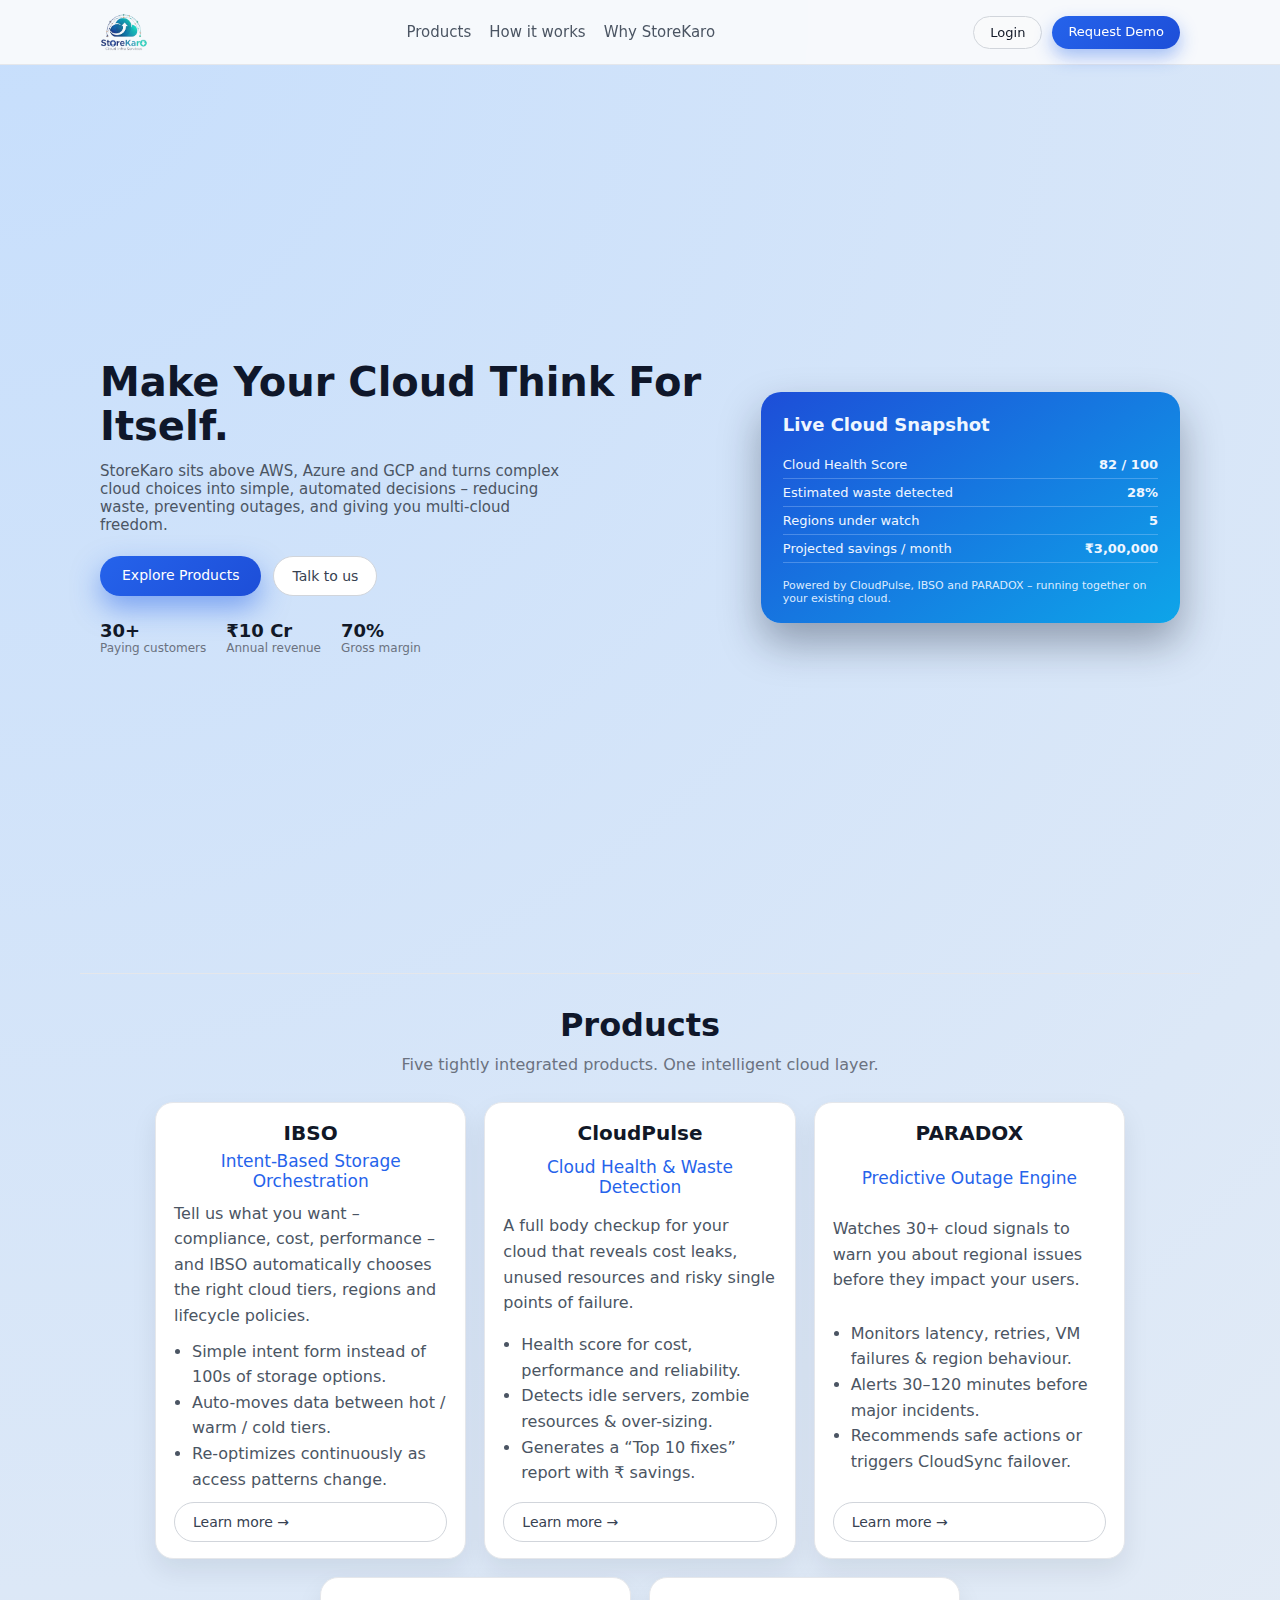
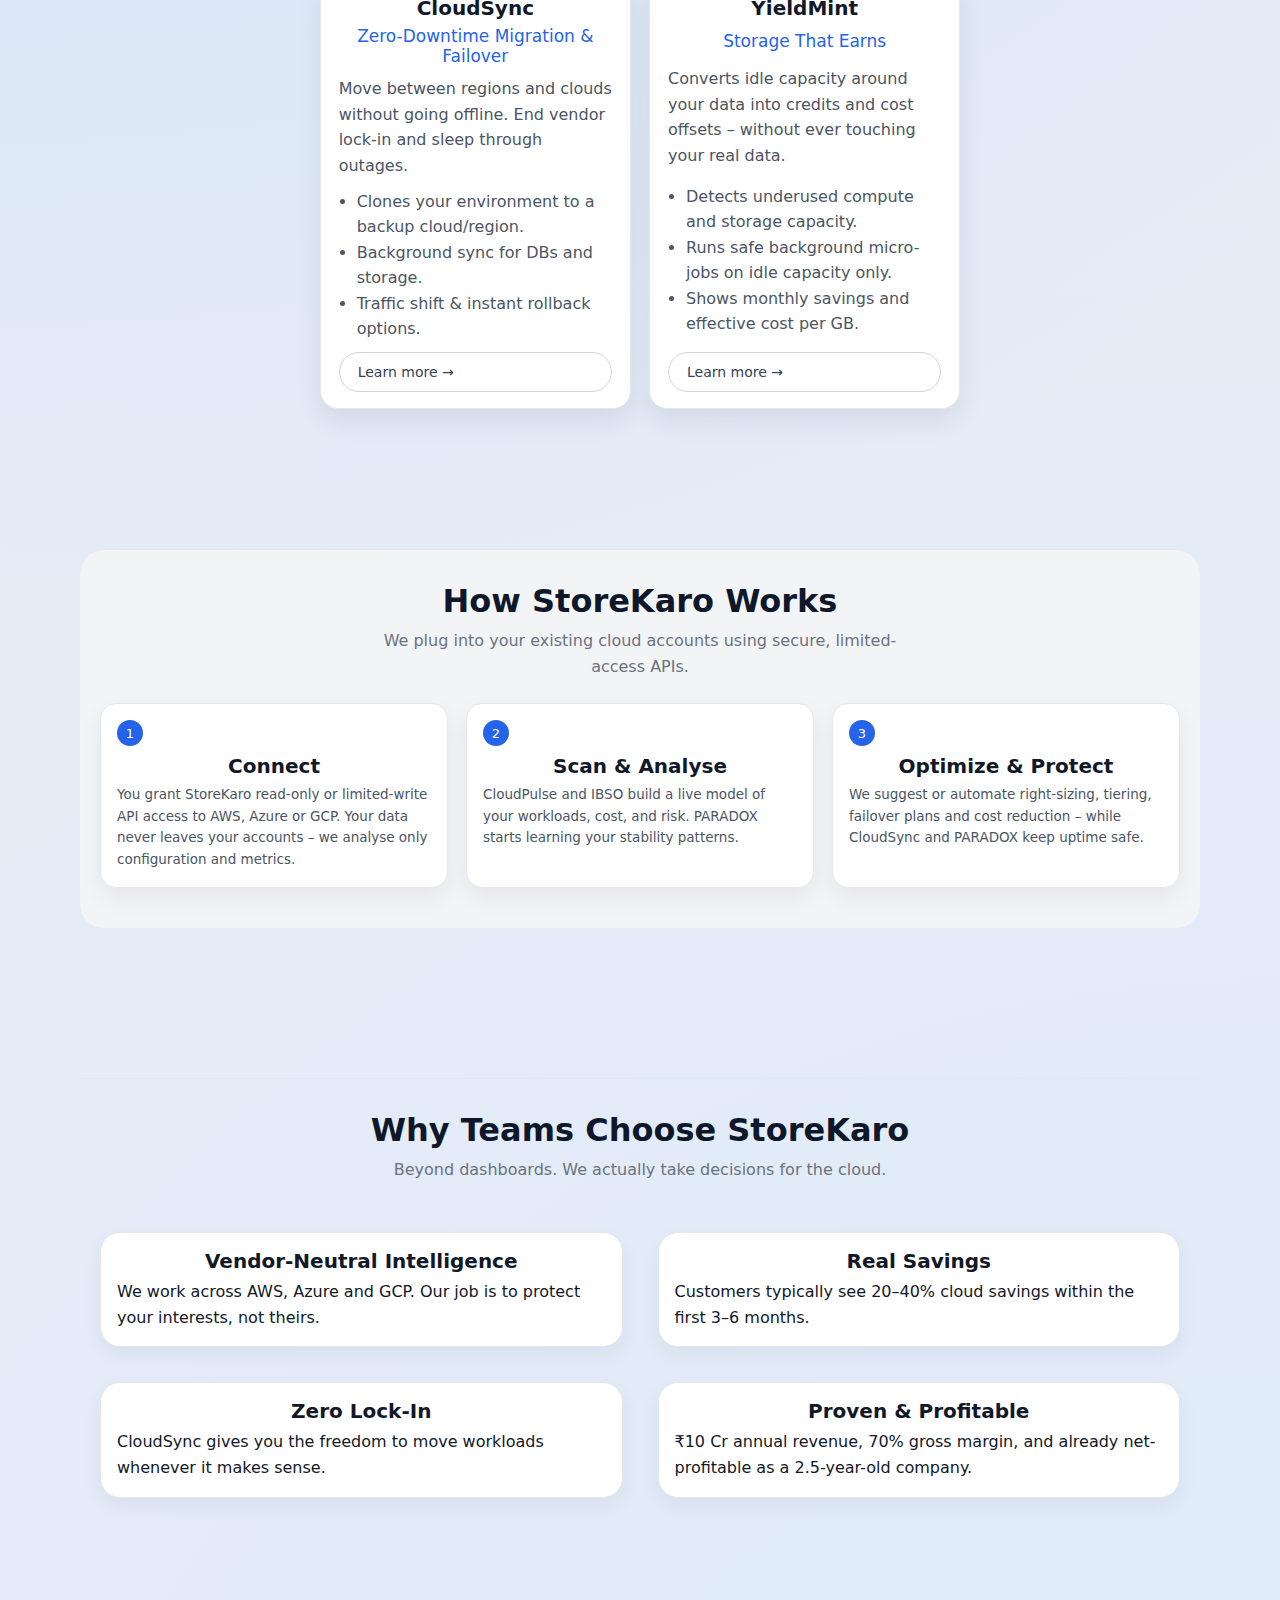
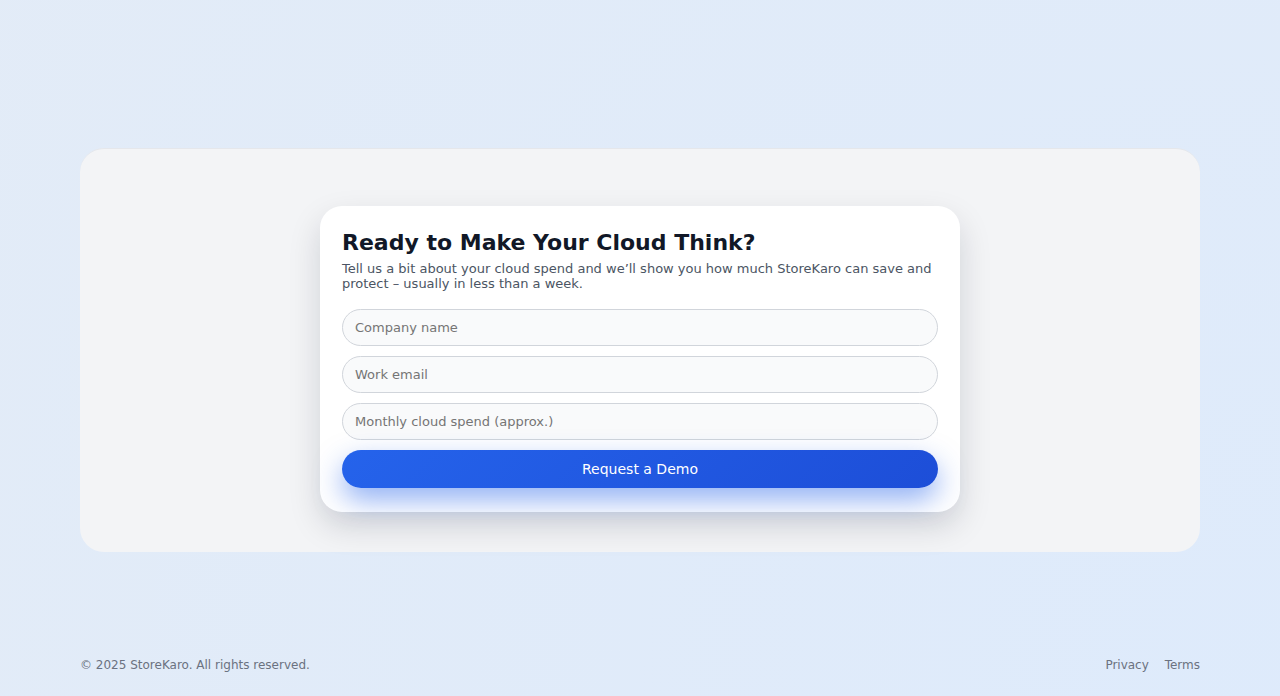
<file: index.html>
<!DOCTYPE html>
<html lang="en">
<head>
  <meta charset="UTF-8" />
  <title>StoreKaro – Cloud Intelligence Layer</title>
  <meta name="viewport" content="width=device-width, initial-scale=1.0" />
  <link rel="stylesheet" href="styles.css" />
</head>
<body class="page-bg home-body">
 
  <!-- NAVBAR -->
  <header class="navbar">
    <div class="nav-inner">
      <div class="nav-left">
        
        <a href="index.html" class="nav-logo" aria-label="StoreKaro home">
        <img src="assets/logo.png" alt="StoreKaro" />
        </a>
      </div>
      <nav class="nav-links">
        <a href="#products">Products</a>
        <a href="#how-it-works">How it works</a>
        <a href="#why-us">Why StoreKaro</a>
      </nav>
      <div class="nav-actions">
        <a href="login.html" class="btn-outline">Login</a>
        <a href="#demo" class="btn-primary-sm">Request Demo</a>
      </div>
    </div>
  </header>
 
  <!-- HERO -->
  <main>
    <section class="hero">
      <div class="hero-content">
        <h1>Make Your Cloud Think For Itself.</h1>
        <p class="hero-sub">
          StoreKaro sits above AWS, Azure and GCP and turns complex cloud choices
          into simple, automated decisions – reducing waste, preventing outages,
          and giving you multi-cloud freedom.
        </p>
        <div class="hero-actions">
          <a href="#products" class="btn-primary-lg">Explore Products</a>
          <a href="#demo" class="btn-ghost">Talk to us</a>
        </div>
        <div class="hero-metrics">
          <div>
            <span class="metric-value">30+</span>
            <span class="metric-label">Paying customers</span>
          </div>
          <div>
            <span class="metric-value">₹10 Cr</span>
            <span class="metric-label">Annual revenue</span>
          </div>
          <div>
            <span class="metric-value">70%</span>
            <span class="metric-label">Gross margin</span>
          </div>
        </div>
      </div>
      <div class="hero-card">
        <h3>Live Cloud Snapshot</h3>
        <ul class="hero-stats">
          <li><span>Cloud Health Score</span><strong>82 / 100</strong></li>
          <li><span>Estimated waste detected</span><strong>28%</strong></li>
          <li><span>Regions under watch</span><strong>5</strong></li>
          <li><span>Projected savings / month</span><strong>₹3,00,000</strong></li>
        </ul>
        <p class="hero-card-note">
          Powered by CloudPulse, IBSO and PARADOX – running together on your existing cloud.
        </p>
      </div>
    </section>
 
    <!-- PRODUCTS -->
    <section id="products" class="section">
      <div class="section-header">
        <h2>Products</h2>
        <p>Five tightly integrated products. One intelligent cloud layer.</p>
      </div>
 
      <div class="product-grid">
        <!-- IBSO -->
        <article class="product-card">
          <h3>IBSO</h3>
          <p class="product-tagline">Intent-Based Storage Orchestration</p>
          <p class="product-text">
            Tell us what you want – compliance, cost, performance – and IBSO automatically
            chooses the right cloud tiers, regions and lifecycle policies.
          </p>
          <ul class="product-list">
            <li>Simple intent form instead of 100s of storage options.</li>
            <li>Auto-moves data between hot / warm / cold tiers.</li>
            <li>Re-optimizes continuously as access patterns change.</li>
          </ul>
          <!-- Learn more button -->
          <a href="product-ibso.html"
             class="btn-ghost"
             style="margin-top:10px;display:inline-block;">
            Learn more →
          </a>
        </article>
 
        <!-- CloudPulse -->
        <article class="product-card">
          <h3>CloudPulse</h3>
          <p class="product-tagline">Cloud Health & Waste Detection</p>
          <p class="product-text">
            A full body checkup for your cloud that reveals cost leaks, unused resources
            and risky single points of failure.
          </p>
          <ul class="product-list">
            <li>Health score for cost, performance and reliability.</li>
            <li>Detects idle servers, zombie resources & over-sizing.</li>
            <li>Generates a “Top 10 fixes” report with ₹ savings.</li>
          </ul>
          <a href="product-cloudpulse.html"
             class="btn-ghost"
             style="margin-top:10px;display:inline-block;">
            Learn more →
          </a>
        </article>
 
        <!-- PARADOX -->
        <article class="product-card">
          <h3>PARADOX</h3>
          <p class="product-tagline">Predictive Outage Engine</p>
          <p class="product-text">
            Watches 30+ cloud signals to warn you about regional issues
            before they impact your users.
          </p>
          <ul class="product-list">
            <li>Monitors latency, retries, VM failures & region behaviour.</li>
            <li>Alerts 30–120 minutes before major incidents.</li>
            <li>Recommends safe actions or triggers CloudSync failover.</li>
          </ul>
          <a href="product-paradox.html"
             class="btn-ghost"
             style="margin-top:10px;display:inline-block;">
            Learn more →
          </a>
        </article>
 
        <!-- CloudSync -->
        <article class="product-card">
          <h3>CloudSync</h3>
          <p class="product-tagline">Zero-Downtime Migration & Failover</p>
          <p class="product-text">
            Move between regions and clouds without going offline.
            End vendor lock-in and sleep through outages.
          </p>
          <ul class="product-list">
            <li>Clones your environment to a backup cloud/region.</li>
            <li>Background sync for DBs and storage.</li>
            <li>Traffic shift & instant rollback options.</li>
          </ul>
          <a href="product-cloudsync.html"
             class="btn-ghost"
             style="margin-top:10px;display:inline-block;">
            Learn more →
          </a>
        </article>
 
        <!-- YieldMint -->
        <article class="product-card">
          <h3>YieldMint</h3>
          <p class="product-tagline">Storage That Earns</p>
          <p class="product-text">
            Converts idle capacity around your data into credits and
            cost offsets – without ever touching your real data.
          </p>
          <ul class="product-list">
            <li>Detects underused compute and storage capacity.</li>
            <li>Runs safe background micro-jobs on idle capacity only.</li>
            <li>Shows monthly savings and effective cost per GB.</li>
          </ul>
          <a href="product-yieldmint.html"
             class="btn-ghost"
             style="margin-top:10px;display:inline-block;">
            Learn more →
          </a>
        </article>
      </div>
    </section>
 
    <!-- HOW IT WORKS -->
    <section id="how-it-works" class="section section-alt">
      <div class="section-header">
        <h2>How StoreKaro Works</h2>
        <p>We plug into your existing cloud accounts using secure, limited-access APIs.</p>
      </div>
      <div class="steps">
        <div class="step">
          <span class="step-number">1</span>
          <h3>Connect</h3>
          <p>
            You grant StoreKaro read-only or limited-write API access to AWS, Azure or GCP.
            Your data never leaves your accounts – we analyse only configuration and metrics.
          </p>
        </div>
        <div class="step">
          <span class="step-number">2</span>
          <h3>Scan & Analyse</h3>
          <p>
            CloudPulse and IBSO build a live model of your workloads, cost, and risk.
            PARADOX starts learning your stability patterns.
          </p>
        </div>
        <div class="step">
          <span class="step-number">3</span>
          <h3>Optimize & Protect</h3>
          <p>
            We suggest or automate right-sizing, tiering, failover plans and
            cost reduction – while CloudSync and PARADOX keep uptime safe.
          </p>
        </div>
      </div>
    </section>
 
    <!-- WHY US -->
    <section id="why-us" class="section">
      <div class="section-header">
        <h2>Why Teams Choose StoreKaro</h2>
        <p>Beyond dashboards. We actually take decisions for the cloud.</p>
      </div>
      <div class="why-grid">
        <div class="why-card">
          <h3>Vendor-Neutral Intelligence</h3>
          <p>We work across AWS, Azure and GCP. Our job is to protect your interests, not theirs.</p>
        </div>
        <div class="why-card">
          <h3>Real Savings</h3>
          <p>Customers typically see 20–40% cloud savings within the first 3–6 months.</p>
        </div>
        <div class="why-card">
          <h3>Zero Lock-In</h3>
          <p>CloudSync gives you the freedom to move workloads whenever it makes sense.</p>
        </div>
        <div class="why-card">
          <h3>Proven & Profitable</h3>
          <p>₹10 Cr annual revenue, 70% gross margin, and already net-profitable as a 2.5-year-old company.</p>
        </div>
      </div>
    </section>
 
    <!-- DEMO -->
    <section id="demo" class="section section-alt">
      <div class="demo-card">
        <h2>Ready to Make Your Cloud Think?</h2>
        <p>
          Tell us a bit about your cloud spend and we’ll show you how much StoreKaro
          can save and protect – usually in less than a week.
        </p>
        <form class="demo-form">
          <input type="text" placeholder="Company name" required />
          <input type="email" placeholder="Work email" required />
          <input type="text" placeholder="Monthly cloud spend (approx.)" />
          <button type="submit" class="btn-primary-lg">Request a Demo</button>
        </form>
      </div>
    </section>
  </main>
 
  <!-- FOOTER -->
  <footer class="footer">
    <div class="footer-inner">
      <span>© 2025 StoreKaro. All rights reserved.</span>
      <span class="footer-links">
        <a href="#">Privacy</a>
        <a href="#">Terms</a>
      </span>
    </div>
  </footer>
 
  <!-- Scripts: role switcher etc. -->
  <script src="scripts.js"></script>
</body>
</html>
</file>
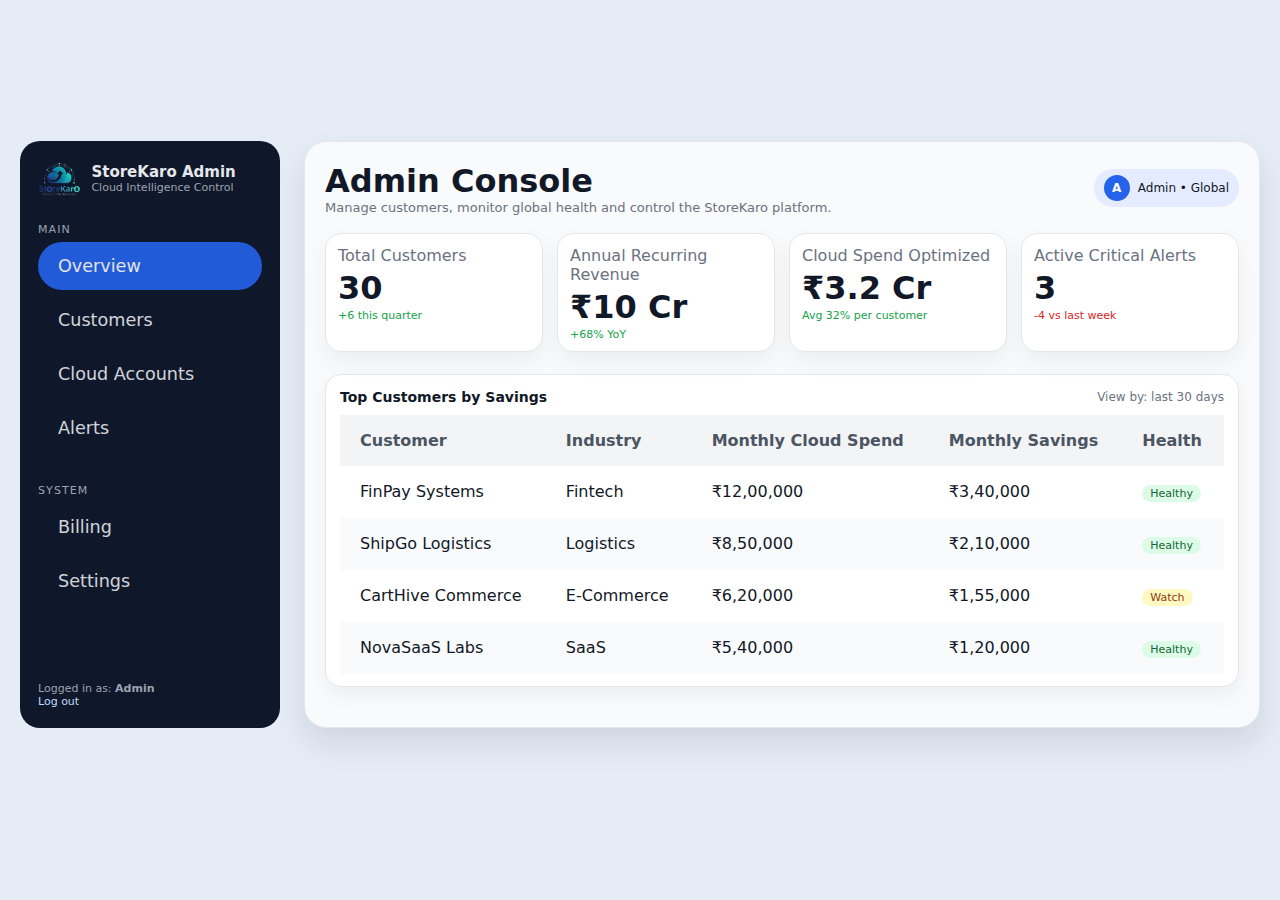
<file: admin-dashboard.html>
<!DOCTYPE html>
<html lang="en">
<head>
  <meta charset="UTF-8" />
  <title>StoreKaro – Admin Dashboard</title>
  <meta name="viewport" content="width=device-width, initial-scale=1.0" />
  <link rel="stylesheet" href="styles.css" />
</head>
<body class="page-bg dashboard-body">
 
  <div class="dashboard-container">
    <div class="dashboard-layout">
      <!-- SIDEBAR -->
      <aside class="sidebar">
        <div class="sidebar-header">
          <img src="assets/logo.png" alt="StoreKaro" class="sidebar-logo" />
          <div>
            <div class="sidebar-title">StoreKaro Admin</div>
            <div style="font-size:11px;color:#9ca3af;">Cloud Intelligence Control</div>
          </div>
        </div>
 
        <div>
          <div class="sidebar-section-title">Main</div>
          <ul class="sidebar-nav">
            <li><a href="#" data-admin-nav data-target="overview" class="active">Overview</a></li>
            <li><a href="#" data-admin-nav data-target="customers">Customers</a></li>
            <li><a href="#" data-admin-nav data-target="cloud-accounts">Cloud Accounts</a></li>
            <li><a href="#" data-admin-nav data-target="alerts">Alerts</a></li>
          </ul>
        </div>
 
        <div>
          <div class="sidebar-section-title">System</div>
          <ul class="sidebar-nav">
            <li><a href="#" data-admin-nav data-target="billing">Billing</a></li>
            <li><a href="#" data-admin-nav data-target="settings">Settings</a></li>
          </ul>
        </div>
 
        <div class="sidebar-footer">
          <div>Logged in as: <strong>Admin</strong></div>
          <div><a href="login.html" style="color:#bfdbfe;text-decoration:none;">Log out</a></div>
        </div>
      </aside>
 
      <!-- MAIN -->
      <main class="dashboard-main">
        <div class="dashboard-header">
          <div class="dashboard-header-text">
            <h1>Admin Console</h1>
            <p>Manage customers, monitor global health and control the StoreKaro platform.</p>
          </div>
          <div class="dashboard-user-pill">
            <div class="dashboard-user-avatar">A</div>
            <span>Admin • Global</span>
          </div>
        </div>
 
        <!-- ========== VIEWS ========== -->
 
        <!-- OVERVIEW VIEW -->
        <section class="dashboard-view" data-admin-view="overview">
          <section class="stats-grid">
            <div class="stat-card">
              <div class="stat-label">Total Customers</div>
              <div class="stat-value">30</div>
              <div class="stat-trend up">+6 this quarter</div>
            </div>
 
            <div class="stat-card">
              <div class="stat-label">Annual Recurring Revenue</div>
              <div class="stat-value">₹10 Cr</div>
              <div class="stat-trend up">+68% YoY</div>
            </div>
 
            <div class="stat-card">
              <div class="stat-label">Cloud Spend Optimized</div>
              <div class="stat-value">₹3.2 Cr</div>
              <div class="stat-trend up">Avg 32% per customer</div>
            </div>
 
            <div class="stat-card">
              <div class="stat-label">Active Critical Alerts</div>
              <div class="stat-value">3</div>
              <div class="stat-trend down">-4 vs last week</div>
            </div>
          </section>
 
          <section class="panel">
            <div class="panel-header">
              <h2>Top Customers by Savings</h2>
              <span>View by: last 30 days</span>
            </div>
            <table class="table">
              <thead>
                <tr>
                  <th>Customer</th>
                  <th>Industry</th>
                  <th>Monthly Cloud Spend</th>
                  <th>Monthly Savings</th>
                  <th>Health</th>
                </tr>
              </thead>
              <tbody>
                <tr>
                  <td>FinPay Systems</td>
                  <td>Fintech</td>
                  <td>₹12,00,000</td>
                  <td>₹3,40,000</td>
                  <td><span class="badge badge-green">Healthy</span></td>
                </tr>
                <tr>
                  <td>ShipGo Logistics</td>
                  <td>Logistics</td>
                  <td>₹8,50,000</td>
                  <td>₹2,10,000</td>
                  <td><span class="badge badge-green">Healthy</span></td>
                </tr>
                <tr>
                  <td>CartHive Commerce</td>
                  <td>E-Commerce</td>
                  <td>₹6,20,000</td>
                  <td>₹1,55,000</td>
                  <td><span class="badge badge-yellow">Watch</span></td>
                </tr>
                <tr>
                  <td>NovaSaaS Labs</td>
                  <td>SaaS</td>
                  <td>₹5,40,000</td>
                  <td>₹1,20,000</td>
                  <td><span class="badge badge-green">Healthy</span></td>
                </tr>
              </tbody>
            </table>
          </section>
        </section>
 
        <!-- CUSTOMERS VIEW -->
        <section class="dashboard-view" data-admin-view="customers" style="display:none;">
          <section class="panel">
            <div class="panel-header">
              <h2>All Customers</h2>
              <span>Manage StoreKaro tenants</span>
            </div>
            <table class="table">
              <thead>
                <tr>
                  <th>Customer</th>
                  <th>Industry</th>
                  <th>Plan</th>
                  <th>MRR</th>
                  <th>Status</th>
                </tr>
              </thead>
              <tbody>
                <tr>
                  <td>FinPay Systems</td>
                  <td>Fintech</td>
                  <td>Enterprise</td>
                  <td>₹3,20,000</td>
                  <td><span class="badge badge-green">Active</span></td>
                </tr>
                <tr>
                  <td>ShipGo Logistics</td>
                  <td>Logistics</td>
                  <td>Growth</td>
                  <td>₹1,80,000</td>
                  <td><span class="badge badge-green">Active</span></td>
                </tr>
                <tr>
                  <td>CartHive Commerce</td>
                  <td>E-Commerce</td>
                  <td>Growth</td>
                  <td>₹1,45,000</td>
                  <td><span class="badge badge-yellow">Needs review</span></td>
                </tr>
                <tr>
                  <td>DataMint Analytics</td>
                  <td>Analytics</td>
                  <td>Starter</td>
                  <td>₹60,000</td>
                  <td><span class="badge badge-green">Active</span></td>
                </tr>
              </tbody>
            </table>
          </section>
        </section>
 
        <!-- CLOUD ACCOUNTS VIEW -->
        <section class="dashboard-view" data-admin-view="cloud-accounts" style="display:none;">
          <section class="panel">
            <div class="panel-header">
              <h2>Connected Cloud Accounts</h2>
              <span>AWS / Azure / GCP per customer</span>
            </div>
            <table class="table">
              <thead>
                <tr>
                  <th>Customer</th>
                  <th>AWS</th>
                  <th>Azure</th>
                  <th>GCP</th>
                  <th>Last Sync</th>
                </tr>
              </thead>
              <tbody>
                <tr>
                  <td>FinPay Systems</td>
                  <td>✓ (prod, staging)</td>
                  <td>–</td>
                  <td>✓ (analytics)</td>
                  <td>Today • 08:40</td>
                </tr>
                <tr>
                  <td>ShipGo Logistics</td>
                  <td>✓</td>
                  <td>✓</td>
                  <td>–</td>
                  <td>Today • 07:55</td>
                </tr>
                <tr>
                  <td>CartHive Commerce</td>
                  <td>✓</td>
                  <td>–</td>
                  <td>–</td>
                  <td>Yesterday • 19:20</td>
                </tr>
                <tr>
                  <td>DataMint Analytics</td>
                  <td>–</td>
                  <td>✓</td>
                  <td>✓</td>
                  <td>Yesterday • 16:10</td>
                </tr>
              </tbody>
            </table>
          </section>
        </section>
 
        <!-- ALERTS VIEW -->
        <section class="dashboard-view" data-admin-view="alerts" style="display:none;">
          <section class="panel">
            <div class="panel-header">
              <h2>Recent Platform Alerts</h2>
              <span>Last 24 hours</span>
            </div>
            <table class="table">
              <thead>
                <tr>
                  <th>Time</th>
                  <th>Type</th>
                  <th>Customer</th>
                  <th>Description</th>
                  <th>Impact</th>
                </tr>
              </thead>
              <tbody>
                <tr>
                  <td>09:12</td>
                  <td>PARADOX</td>
                  <td>FinPay Systems</td>
                  <td>Predicted AWS Mumbai instability</td>
                  <td><span class="badge badge-yellow">Preventive</span></td>
                </tr>
                <tr>
                  <td>08:45</td>
                  <td>CloudSync</td>
                  <td>CartHive Commerce</td>
                  <td>Migrated workload to backup region</td>
                  <td><span class="badge badge-green">Zero downtime</span></td>
                </tr>
                <tr>
                  <td>07:30</td>
                  <td>CloudPulse</td>
                  <td>ShipGo Logistics</td>
                  <td>Scan completed, 24% waste found</td>
                  <td><span class="badge badge-green">Actionable</span></td>
                </tr>
                <tr>
                  <td>06:55</td>
                  <td>Onboarding</td>
                  <td>DataMint Analytics</td>
                  <td>New customer connected accounts</td>
                  <td><span class="badge badge-green">Activated</span></td>
                </tr>
              </tbody>
            </table>
          </section>
        </section>
 
        <!-- BILLING VIEW -->
        <section class="dashboard-view" data-admin-view="billing" style="display:none;">
          <section class="stats-grid">
            <div class="stat-card">
              <div class="stat-label">Monthly Recurring Revenue</div>
              <div class="stat-value">₹83,00,000</div>
              <div class="stat-trend up">+12% vs last month</div>
            </div>
            <div class="stat-card">
              <div class="stat-label">Average ARPU</div>
              <div class="stat-value">₹2,75,000</div>
              <div class="stat-trend up">+7% vs last quarter</div>
            </div>
            <div class="stat-card">
              <div class="stat-label">Overdue Invoices</div>
              <div class="stat-value">₹4,60,000</div>
              <div class="stat-trend down">-₹1,20,000 vs last month</div>
            </div>
          </section>
          <section class="panel">
            <div class="panel-header">
              <h2>Recent Invoices</h2>
              <span>Top 5</span>
            </div>
            <table class="table">
              <thead>
                <tr>
                  <th>Invoice</th>
                  <th>Customer</th>
                  <th>Amount</th>
                  <th>Status</th>
                  <th>Due Date</th>
                </tr>
              </thead>
              <tbody>
                <tr>
                  <td>#INV-2041</td>
                  <td>FinPay Systems</td>
                  <td>₹3,20,000</td>
                  <td><span class="badge badge-green">Paid</span></td>
                  <td>10 Dec 2025</td>
                </tr>
                <tr>
                  <td>#INV-2042</td>
                  <td>ShipGo Logistics</td>
                  <td>₹1,80,000</td>
                  <td><span class="badge badge-yellow">Pending</span></td>
                  <td>12 Dec 2025</td>
                </tr>
                <tr>
                  <td>#INV-2043</td>
                  <td>CartHive Commerce</td>
                  <td>₹1,45,000</td>
                  <td><span class="badge badge-red">Overdue</span></td>
                  <td>01 Dec 2025</td>
                </tr>
              </tbody>
            </table>
          </section>
        </section>
 
        <!-- SETTINGS VIEW -->
        <section class="dashboard-view" data-admin-view="settings" style="display:none;">
          <section class="panel">
            <div class="panel-header">
              <h2>Platform Settings</h2>
              <span>Global toggles for StoreKaro engine</span>
            </div>
 
            <table class="table">
              <tbody>
                <tr>
                  <td>Enable automatic IBSO optimization</td>
                  <td>
                    <input type="checkbox" checked />
                  </td>
                  <td style="font-size:11px;color:#6b7280;">
                    When on, IBSO can apply changes after simulation.
                  </td>
                </tr>
                <tr>
                  <td>Allow PARADOX to trigger CloudSync failover</td>
                  <td>
                    <input type="checkbox" checked />
                  </td>
                  <td style="font-size:11px;color:#6b7280;">
                    Recommended for critical workloads only.
                  </td>
                </tr>
                <tr>
                  <td>Enable YieldMint for all eligible customers</td>
                  <td>
                    <input type="checkbox" />
                  </td>
                  <td style="font-size:11px;color:#6b7280;">
                    If off, customers must opt in per-account.
                  </td>
                </tr>
                <tr>
                  <td>Send weekly CloudPulse reports to admins</td>
                  <td>
                    <input type="checkbox" checked />
                  </td>
                  <td style="font-size:11px;color:#6b7280;">
                    Summary of health, waste, and risk.
                  </td>
                </tr>
              </tbody>
            </table>
          </section>
        </section>
 
      </main>
    </div>
  </div>
 
  <script src="scripts.js"></script>
</body>
</html>
</file>
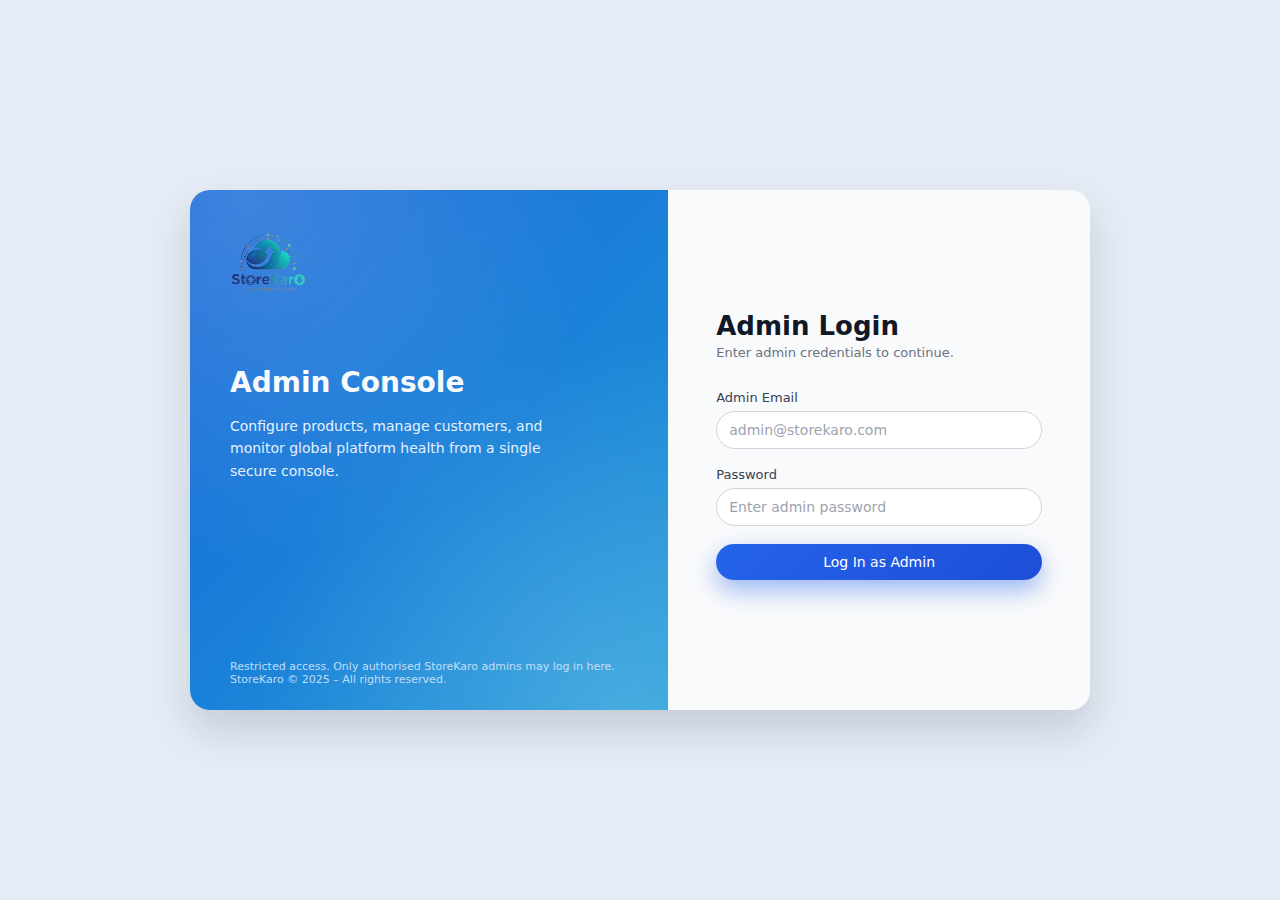
<file: admin-login.html>
<!DOCTYPE html>
<html lang="en">
<head>
  <meta charset="UTF-8" />
  <title>StoreKaro – Admin Login</title>
  <meta name="viewport" content="width=device-width, initial-scale=1.0" />
  <link rel="stylesheet" href="styles.css" />
</head>
<body class="page-bg login-body">
 
  <div class="login-wrapper">
    <!-- Left side -->
    <div class="left-panel">
      <div class="brand">
        <a href="index.html" class="brand-link" aria-label="StoreKaro home">
            <img src="assets/logo.png" alt="StoreKaro" class="brand-image" />
        </a>
      </div>
 
      <h2 class="left-heading">Admin Console</h2>
      <p class="left-subtext">
        Configure products, manage customers, and monitor global platform
        health from a single secure console.
      </p>
 
      <p class="left-footer">
        Restricted access. Only authorised StoreKaro admins may log in here.  
        StoreKaro © 2025 – All rights reserved.
      </p>
    </div>
 
    <!-- Right side (Admin login only) -->
    <div class="right-panel">
      <h1 class="form-title">Admin Login</h1>
      <p class="form-subtitle">Enter admin credentials to continue.</p>
 
      <form id="admin-login-form">
        <div class="form-group">
          <label class="form-label" for="admin-email">Admin Email</label>
          <input class="form-input" type="email" id="admin-email"
                 placeholder="admin@storekaro.com" required />
        </div>
 
        <div class="form-group">
          <label class="form-label" for="admin-password">Password</label>
          <input class="form-input" type="password" id="admin-password"
                 placeholder="Enter admin password" required />
        </div>
 
        <button type="submit" class="btn-primary">Log In as Admin</button>
 
        <p class="signup-text" style="font-size:11px;margin-top:10px;color:#9ca3af;">
          
        </p>
      </form>
    </div>
  </div>
 
  <script src="scripts.js"></script>
</body>
</html>
</file>
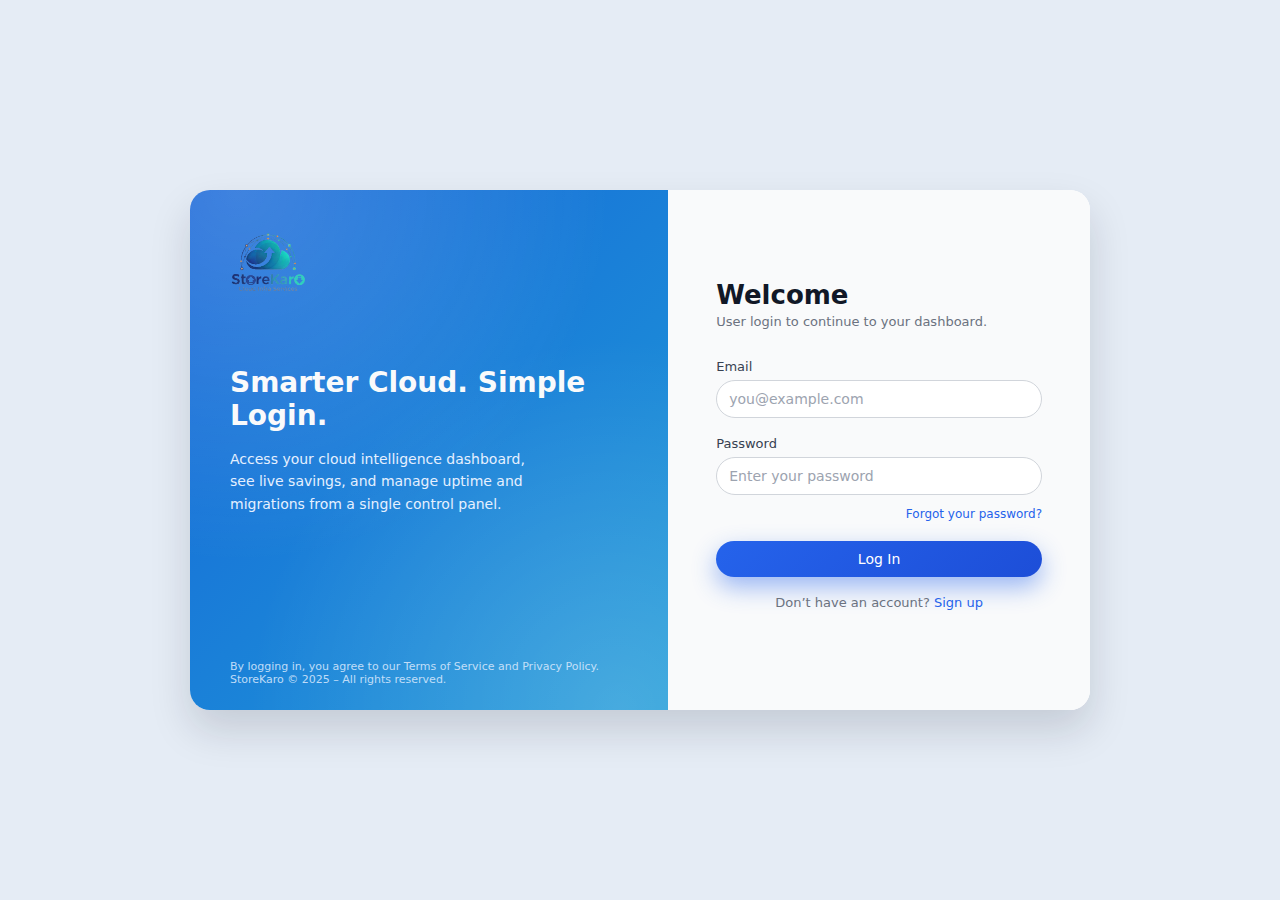
<file: login.html>
<!DOCTYPE html>
<html lang="en">
<head>
  <meta charset="UTF-8" />
  <title>StoreKaro – User Login</title>
  <meta name="viewport" content="width=device-width, initial-scale=1.0" />
  <link rel="stylesheet" href="styles.css" />
</head>
<body class="page-bg login-body">
 
  <div class="login-wrapper">
    <!-- Left side -->
    <div class="left-panel">
      <div class="brand">
        <a href="index.html" class="brand-link" aria-label="StoreKaro home">
            <img src="assets/logo.png" alt="StoreKaro" class="brand-image" />
        </a>
        
      </div>
 
      <h2 class="left-heading">Smarter Cloud. Simple Login.</h2>
      <p class="left-subtext">
        Access your cloud intelligence dashboard, see live savings, and manage
        uptime and migrations from a single control panel.
      </p>
 
      <p class="left-footer">
        By logging in, you agree to our Terms of Service and Privacy Policy.  
        StoreKaro © 2025 – All rights reserved.
      </p>
    </div>
 
    <!-- Right side (User login only) -->
    <div class="right-panel">
      <h1 class="form-title">Welcome</h1>
      <p class="form-subtitle">User login to continue to your dashboard.</p>
 
      <form id="user-login-form">
        <div class="form-group">
          <label class="form-label" for="email">Email</label>
          <input class="form-input" type="email" id="email"
                 placeholder="you@example.com" required />
        </div>
 
        <div class="form-group">
          <label class="form-label" for="password">Password</label>
          <input class="form-input" type="password" id="password"
                 placeholder="Enter your password" required />
        </div>
 
        <div class="forgot-link">
          <a href="#">Forgot your password?</a>
        </div>
 
        <button type="submit" class="btn-primary">Log In</button>
 
        <p class="signup-text">
          Don’t have an account?
          <a href="signup.html">Sign up</a>
        </p>
 
        <p class="signup-text" style="font-size:11px;margin-top:10px;color:#9ca3af;">
          
        </p>
      </form>
    </div>
  </div>
 
  <script src="scripts.js"></script>
</body>
</html>
</file>
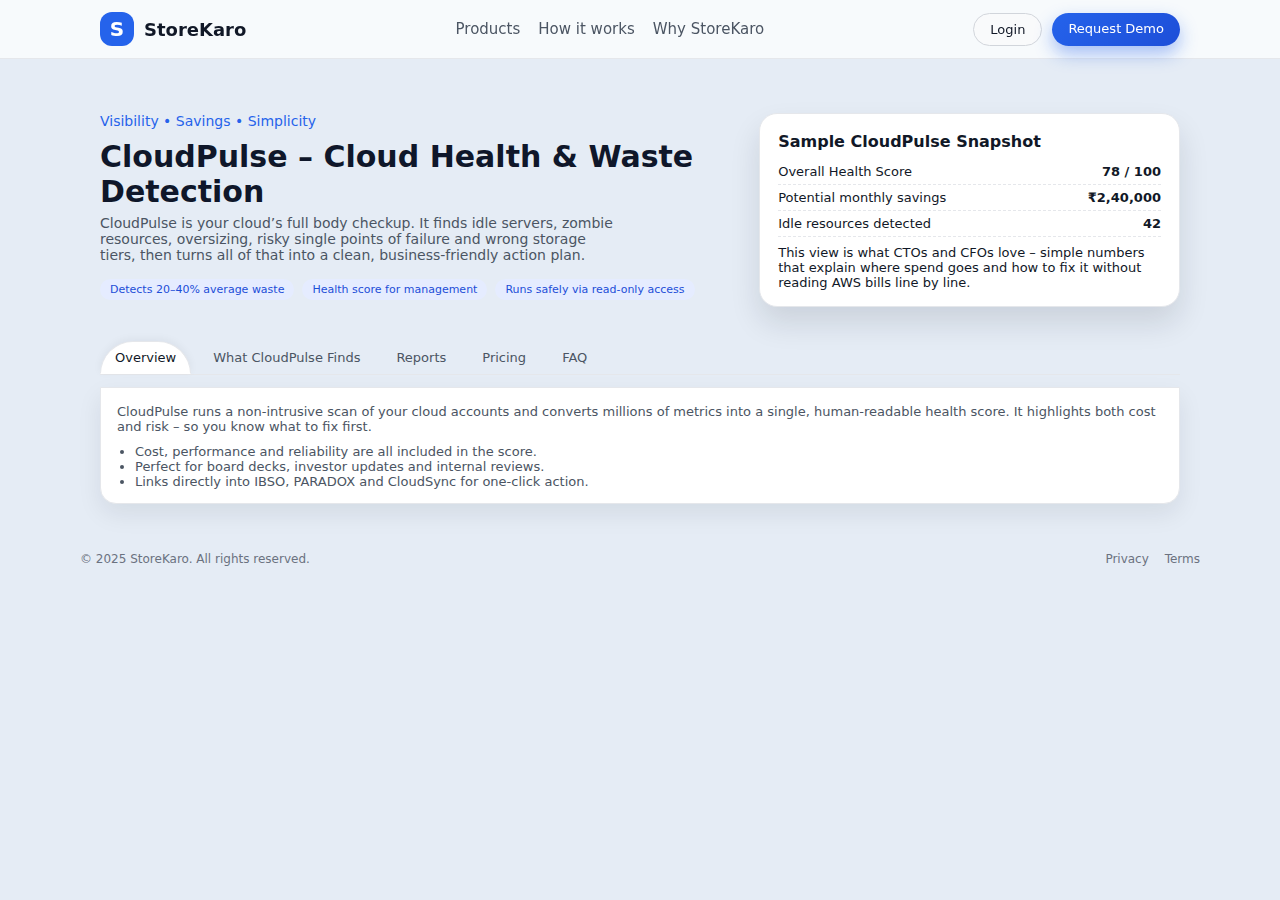
<file: product-cloudpulse.html>
<!DOCTYPE html>
<html lang="en">
<head>
  <meta charset="UTF-8" />
  <title>CloudPulse – Cloud Health & Waste Detection | StoreKaro</title>
  <meta name="viewport" content="width=device-width, initial-scale=1.0" />
  <link rel="stylesheet" href="styles.css" />
</head>
<body class="page-bg">
 
  <!-- NAVBAR -->
  <header class="navbar">
    <div class="nav-inner">
      <div class="nav-left">
        <div class="brand-logo">S</div>
        <span class="brand-text">StoreKaro</span>
      </div>
      <nav class="nav-links">
        <a href="index.html#products">Products</a>
        <a href="index.html#how-it-works">How it works</a>
        <a href="index.html#why-us">Why StoreKaro</a>
      </nav>
      <div class="nav-actions">
        <a href="login.html" class="btn-outline">Login</a>
        <a href="index.html#demo" class="btn-primary-sm">Request Demo</a>
      </div>
    </div>
  </header>
 
  <!-- PRODUCT HERO -->
  <section class="product-hero">
    <div>
      <p class="product-hero-tagline">Visibility • Savings • Simplicity</p>
      <h1 class="product-hero-title">CloudPulse – Cloud Health & Waste Detection</h1>
      <p class="product-hero-text">
        CloudPulse is your cloud’s full body checkup. It finds idle servers, zombie
        resources, oversizing, risky single points of failure and wrong storage tiers,
        then turns all of that into a clean, business-friendly action plan.
      </p>
 
      <div class="product-hero-badges">
        <span class="chip">Detects 20–40% average waste</span>
        <span class="chip">Health score for management</span>
        <span class="chip">Runs safely via read-only access</span>
      </div>
    </div>
 
    <aside class="product-hero-card">
      <h3>Sample CloudPulse Snapshot</h3>
      <ul class="product-hero-metrics">
        <li><span>Overall Health Score</span><strong>78 / 100</strong></li>
        <li><span>Potential monthly savings</span><strong>₹2,40,000</strong></li>
        <li><span>Idle resources detected</span><strong>42</strong></li>
      </ul>
      <p>
        This view is what CTOs and CFOs love – simple numbers that explain where
        spend goes and how to fix it without reading AWS bills line by line.
      </p>
    </aside>
  </section>
 
  <!-- TABS -->
  <section class="tabs" data-tabs>
    <div class="tab-nav">
      <button class="tab-button" data-tab-button data-target="overview">Overview</button>
      <button class="tab-button" data-tab-button data-target="finds">What CloudPulse Finds</button>
      <button class="tab-button" data-tab-button data-target="reporting">Reports</button>
      <button class="tab-button" data-tab-button data-target="pricing">Pricing</button>
      <button class="tab-button" data-tab-button data-target="faq">FAQ</button>
    </div>
 
    <div class="tab-panels">
      <!-- Overview -->
      <div class="tab-panel" data-tab-panel="overview">
        <p>
          CloudPulse runs a non-intrusive scan of your cloud accounts and converts
          millions of metrics into a single, human-readable health score. It highlights
          both cost and risk – so you know what to fix first.
        </p>
        <ul style="margin-top:10px;">
          <li>Cost, performance and reliability are all included in the score.</li>
          <li>Perfect for board decks, investor updates and internal reviews.</li>
          <li>Links directly into IBSO, PARADOX and CloudSync for one-click action.</li>
        </ul>
      </div>
 
      <!-- What it finds -->
      <div class="tab-panel" data-tab-panel="finds">
        <ul>
          <li><strong>Idle / zombie resources:</strong> Instances, volumes, load
              balancers and IPs that are not doing useful work.</li>
          <li><strong>Oversizing:</strong> VMs or DBs using < 20–30% utilisation.</li>
          <li><strong>Wrong storage tiers:</strong> Cold data paid for at hot prices.</li>
          <li><strong>Single points of failure:</strong> Lack of redundancy or backup.</li>
          <li><strong>Compliance drift:</strong> Public buckets, open ports and more
              (high-level hygiene issues).</li>
        </ul>
      </div>
 
      <!-- Reporting -->
      <div class="tab-panel" data-tab-panel="reporting">
        <p>
          Every CloudPulse run generates a clean “action plan”:
        </p>
        <ul style="margin-top:8px;">
          <li>Top 10 savings opportunities with estimated amounts in ₹.</li>
          <li>Top 10 reliability risks with suggested fixes.</li>
          <li>Health trend over time, so you see improvement after changes.</li>
          <li>Downloadable PDF for finance / leadership teams.</li>
        </ul>
        <p style="margin-top:10px;">
          You can schedule scans weekly or monthly to keep the cloud continuously
          fit and monitored.
        </p>
      </div>
 
      <!-- Pricing -->
      <div class="tab-panel" data-tab-panel="pricing">
        <p>
          CloudPulse is usually bundled with IBSO, but can also be purchased
          standalone for teams who want deep visibility first.
        </p>
        <ul style="margin-top:8px;">
          <li><strong>Scan-based:</strong> Pay per scan for periodic audits.</li>
          <li><strong>Subscription:</strong> Unlimited scans for continuous monitoring.</li>
          <li><strong>Bundle:</strong> Lowest TCO when combined with IBSO + PARADOX.</li>
        </ul>
      </div>
 
      <!-- FAQ -->
      <div class="tab-panel" data-tab-panel="faq">
        <p><strong>Do you need write access?</strong><br />
          By default, no. CloudPulse can run purely in read-only mode to show
          issues and savings opportunities. You can then choose to let StoreKaro
          automate some fixes.</p>
 
        <p style="margin-top:8px;"><strong>How long does a scan take?</strong><br />
          Most customers see their first CloudPulse report within a few hours of
          connecting accounts, depending on cloud size.</p>
      </div>
    </div>
  </section>
 
  <footer class="footer">
    <div class="footer-inner">
      <span>© 2025 StoreKaro. All rights reserved.</span>
      <span class="footer-links">
        <a href="#">Privacy</a>
        <a href="#">Terms</a>
      </span>
    </div>
  </footer>
 
  <script src="scripts.js"></script>
</body>
</html>
</file>
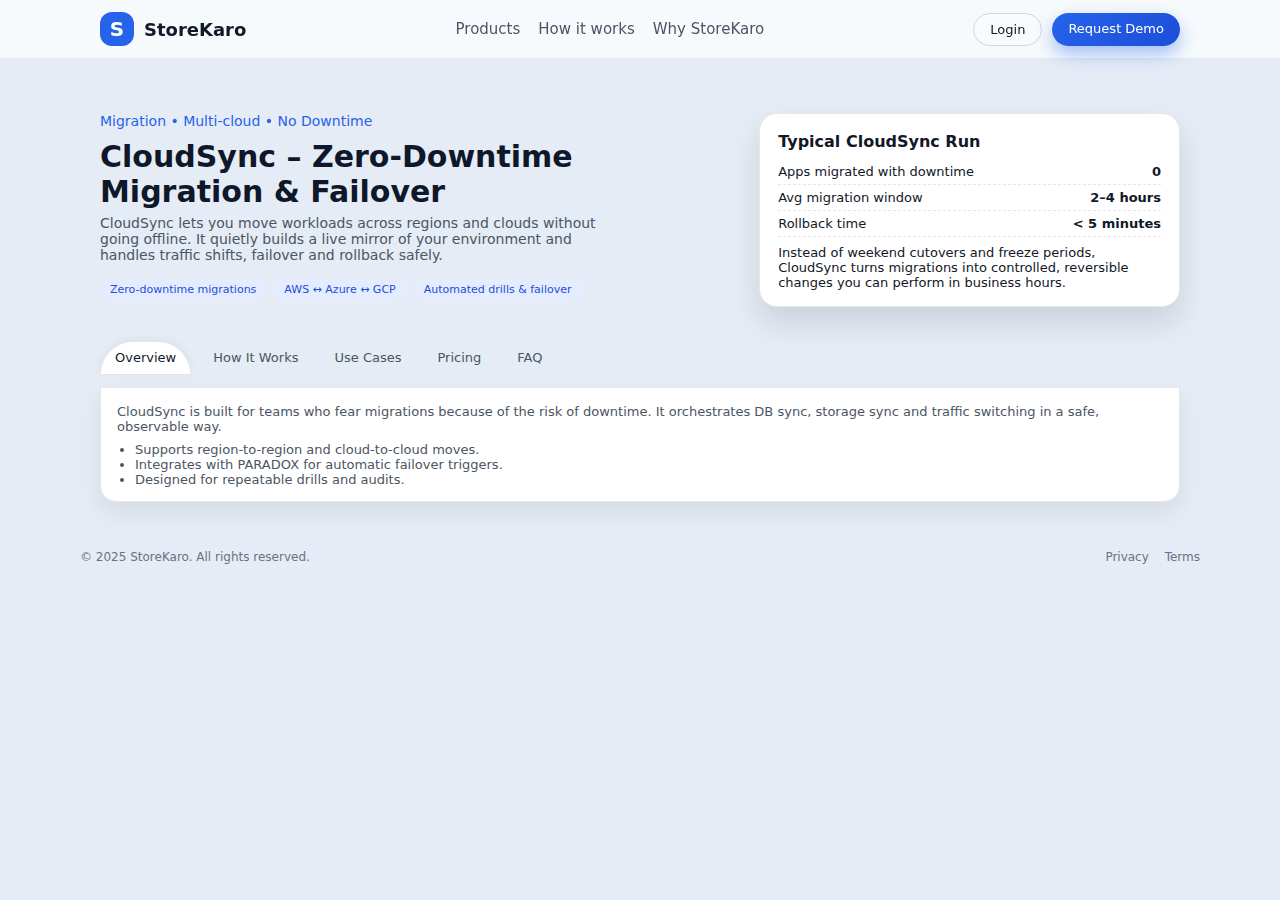
<file: product-cloudsync.html>
<!DOCTYPE html>
<html lang="en">
<head>
  <meta charset="UTF-8" />
  <title>CloudSync – Zero-Downtime Migration & Failover | StoreKaro</title>
  <meta name="viewport" content="width=device-width, initial-scale=1.0" />
  <link rel="stylesheet" href="styles.css" />
</head>
<body class="page-bg">
 
  <!-- NAVBAR -->
  <header class="navbar">
    <div class="nav-inner">
      <div class="nav-left">
        <div class="brand-logo">S</div>
        <span class="brand-text">StoreKaro</span>
      </div>
      <nav class="nav-links">
        <a href="index.html#products">Products</a>
        <a href="index.html#how-it-works">How it works</a>
        <a href="index.html#why-us">Why StoreKaro</a>
      </nav>
      <div class="nav-actions">
        <a href="login.html" class="btn-outline">Login</a>
        <a href="index.html#demo" class="btn-primary-sm">Request Demo</a>
      </div>
    </div>
  </header>
 
  <!-- HERO -->
  <section class="product-hero">
    <div>
      <p class="product-hero-tagline">Migration • Multi-cloud • No Downtime</p>
      <h1 class="product-hero-title">CloudSync – Zero-Downtime Migration & Failover</h1>
      <p class="product-hero-text">
        CloudSync lets you move workloads across regions and clouds without
        going offline. It quietly builds a live mirror of your environment and
        handles traffic shifts, failover and rollback safely.
      </p>
 
      <div class="product-hero-badges">
        <span class="chip">Zero-downtime migrations</span>
        <span class="chip">AWS ↔ Azure ↔ GCP</span>
        <span class="chip">Automated drills & failover</span>
      </div>
    </div>
 
    <aside class="product-hero-card">
      <h3>Typical CloudSync Run</h3>
      <ul class="product-hero-metrics">
        <li><span>Apps migrated with downtime</span><strong>0</strong></li>
        <li><span>Avg migration window</span><strong>2–4 hours</strong></li>
        <li><span>Rollback time</span><strong>&lt; 5 minutes</strong></li>
      </ul>
      <p>
        Instead of weekend cutovers and freeze periods, CloudSync turns
        migrations into controlled, reversible changes you can perform in business hours.
      </p>
    </aside>
  </section>
 
  <!-- TABS -->
  <section class="tabs" data-tabs>
    <div class="tab-nav">
      <button class="tab-button" data-tab-button data-target="overview">Overview</button>
      <button class="tab-button" data-tab-button data-target="steps">How It Works</button>
      <button class="tab-button" data-tab-button data-target="usecases">Use Cases</button>
      <button class="tab-button" data-tab-button data-target="pricing">Pricing</button>
      <button class="tab-button" data-tab-button data-target="faq">FAQ</button>
    </div>
 
    <div class="tab-panels">
      <!-- Overview -->
      <div class="tab-panel" data-tab-panel="overview">
        <p>
          CloudSync is built for teams who fear migrations because of the risk of
          downtime. It orchestrates DB sync, storage sync and traffic switching
          in a safe, observable way.
        </p>
        <ul style="margin-top:8px;">
          <li>Supports region-to-region and cloud-to-cloud moves.</li>
          <li>Integrates with PARADOX for automatic failover triggers.</li>
          <li>Designed for repeatable drills and audits.</li>
        </ul>
      </div>
 
      <!-- Steps -->
      <div class="tab-panel" data-tab-panel="steps">
        <ol style="margin-left:18px;">
          <li><strong>Clone:</strong> CloudSync creates a mirrored environment in
              the target region/cloud – same services, configs and security.</li>
          <li><strong>Sync:</strong> Databases, files and configs are synced in
              the background while users keep using the app normally.</li>
          <li><strong>Shift:</strong> Traffic is gradually or instantly moved to
              the new environment.</li>
          <li><strong>Verify:</strong> Metrics and logs are checked for errors
              or regressions.</li>
          <li><strong>Lock or Rollback:</strong> Either lock in the new location
              or roll back – both are one-click actions.</li>
        </ol>
      </div>
 
      <!-- Use Cases -->
      <div class="tab-panel" data-tab-panel="usecases">
        <ul>
          <li><strong>Leaving a single cloud:</strong> Move from AWS to a
              multi-cloud setup without “big bang” downtime.</li>
          <li><strong>Region expansion:</strong> Add closer regions for new
              geographies and test traffic flows safely.</li>
          <li><strong>Disaster recovery drills:</strong> Regularly test your DR
              strategy with real workloads, not just documents.</li>
        </ul>
      </div>
 
      <!-- Pricing -->
      <div class="tab-panel" data-tab-panel="pricing">
        <p>
          CloudSync is billed based on:
        </p>
        <ul style="margin-top:8px;">
          <li>Number of environments under sync.</li>
          <li>Data volume replicated per month.</li>
          <li>Level of automation (manual switch vs. auto-failover with PARADOX).</li>
        </ul>
        <p style="margin-top:10px;">
          For large migrations, we also offer guided, one-time migration packages.
        </p>
      </div>
 
      <!-- FAQ -->
      <div class="tab-panel" data-tab-panel="faq">
        <p><strong>Do we need to rewrite our app?</strong><br />
          In most cases, no. CloudSync mirrors infrastructure, not code. If your
          app already runs on your current cloud, we replicate that design.</p>
 
        <p style="margin-top:8px;"><strong>What about data consistency?</strong><br />
          For databases, we use native replication / binlog / CDC where possible.
          Cutover is coordinated to minimise or avoid write conflicts.</p>
      </div>
    </div>
  </section>
 
  <footer class="footer">
    <div class="footer-inner">
      <span>© 2025 StoreKaro. All rights reserved.</span>
      <span class="footer-links">
        <a href="#">Privacy</a>
        <a href="#">Terms</a>
      </span>
    </div>
  </footer>
 
  <script src="scripts.js"></script>
</body>
</html>
</file>
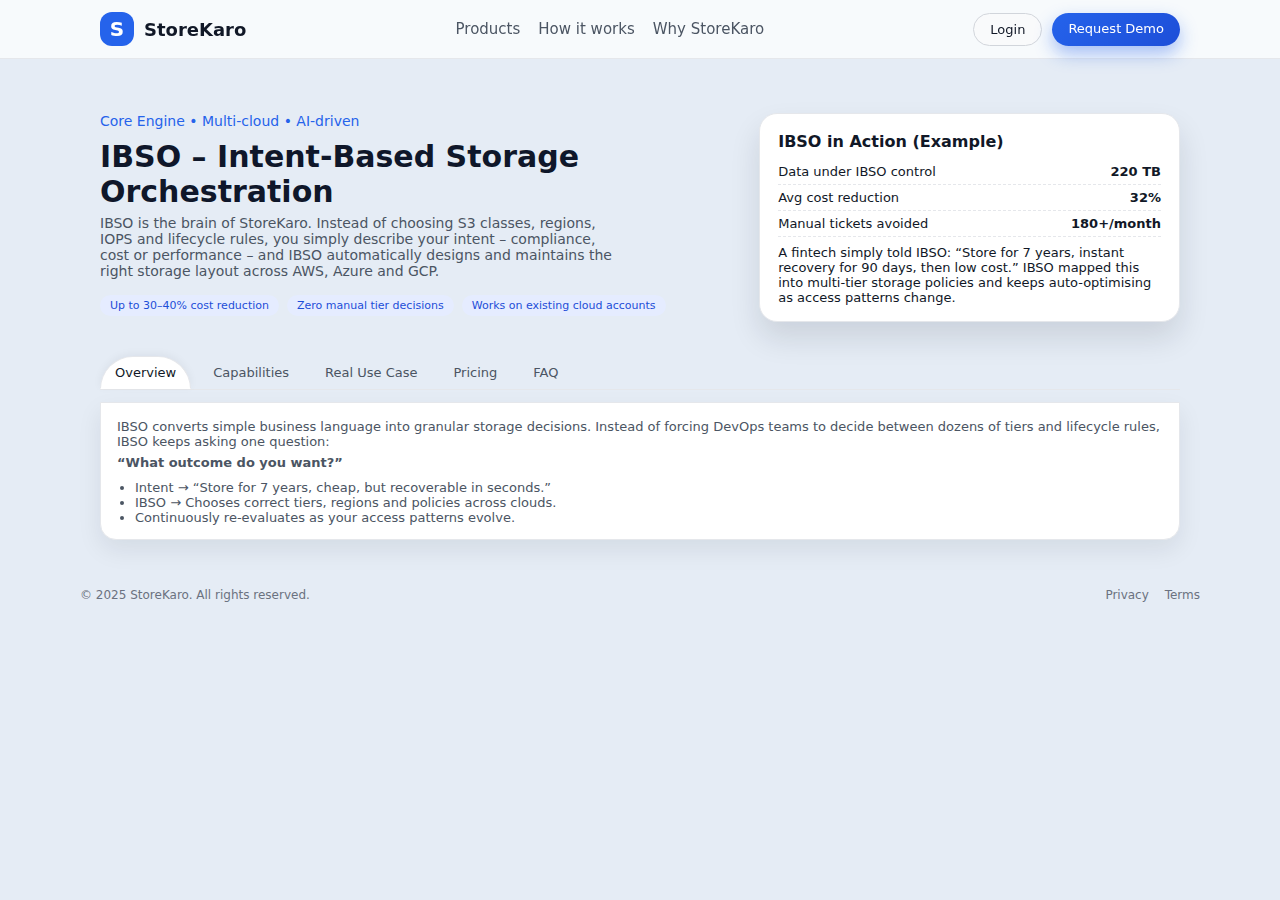
<file: product-ibso.html>
<!DOCTYPE html>
<html lang="en">
<head>
  <meta charset="UTF-8" />
  <title>IBSO – Intent-Based Storage Orchestration | StoreKaro</title>
  <meta name="viewport" content="width=device-width, initial-scale=1.0" />
  <link rel="stylesheet" href="styles.css" />
</head>
<body class="page-bg">
 
  <!-- NAVBAR -->
  <header class="navbar">
    <div class="nav-inner">
      <div class="nav-left">
        <div class="brand-logo">S</div>
        <span class="brand-text">StoreKaro</span>
      </div>
      <nav class="nav-links">
        <a href="index.html#products">Products</a>
        <a href="index.html#how-it-works">How it works</a>
        <a href="index.html#why-us">Why StoreKaro</a>
      </nav>
      <div class="nav-actions">
        <a href="login.html" class="btn-outline">Login</a>
        <a href="index.html#demo" class="btn-primary-sm">Request Demo</a>
      </div>
    </div>
  </header>
 
  <!-- PRODUCT HERO -->
  <section class="product-hero">
    <div>
      <p class="product-hero-tagline">Core Engine • Multi-cloud • AI-driven</p>
      <h1 class="product-hero-title">IBSO – Intent-Based Storage Orchestration</h1>
      <p class="product-hero-text">
        IBSO is the brain of StoreKaro. Instead of choosing S3 classes, regions, IOPS
        and lifecycle rules, you simply describe your intent – compliance, cost or
        performance – and IBSO automatically designs and maintains the right storage layout
        across AWS, Azure and GCP.
      </p>
 
      <div class="product-hero-badges">
        <span class="chip">Up to 30–40% cost reduction</span>
        <span class="chip">Zero manual tier decisions</span>
        <span class="chip">Works on existing cloud accounts</span>
      </div>
    </div>
 
    <aside class="product-hero-card">
      <h3>IBSO in Action (Example)</h3>
      <ul class="product-hero-metrics">
        <li><span>Data under IBSO control</span><strong>220 TB</strong></li>
        <li><span>Avg cost reduction</span><strong>32%</strong></li>
        <li><span>Manual tickets avoided</span><strong>180+/month</strong></li>
      </ul>
      <p>
        A fintech simply told IBSO: “Store for 7 years, instant recovery for 90 days,
        then low cost.” IBSO mapped this into multi-tier storage policies and keeps
        auto-optimising as access patterns change.
      </p>
    </aside>
  </section>
 
  <!-- TABS -->
  <section class="tabs" data-tabs>
    <div class="tab-nav">
      <button class="tab-button" data-tab-button data-target="overview">Overview</button>
      <button class="tab-button" data-tab-button data-target="capabilities">Capabilities</button>
      <button class="tab-button" data-tab-button data-target="example">Real Use Case</button>
      <button class="tab-button" data-tab-button data-target="pricing">Pricing</button>
      <button class="tab-button" data-tab-button data-target="faq">FAQ</button>
    </div>
 
    <div class="tab-panels">
      <!-- Overview -->
      <div class="tab-panel" data-tab-panel="overview">
        <p>
          IBSO converts simple business language into granular storage decisions.
          Instead of forcing DevOps teams to decide between dozens of tiers and
          lifecycle rules, IBSO keeps asking one question:
        </p>
        <p style="margin-top:6px;"><strong>“What outcome do you want?”</strong></p>
        <ul style="margin-top:10px;">
          <li>Intent → “Store for 7 years, cheap, but recoverable in seconds.”</li>
          <li>IBSO → Chooses correct tiers, regions and policies across clouds.</li>
          <li>Continuously re-evaluates as your access patterns evolve.</li>
        </ul>
      </div>
 
      <!-- Capabilities -->
      <div class="tab-panel" data-tab-panel="capabilities">
        <ul>
          <li><strong>Intent templates:</strong> Cost-first, performance-first,
              compliance-first, backup-only.</li>
          <li><strong>Dynamic tiering:</strong> Moves data between hot, warm and
              cold storage automatically.</li>
          <li><strong>Multi-cloud aware:</strong> Chooses optimal mix of AWS/Azure/GCP
              for each dataset.</li>
          <li><strong>Simulation mode:</strong> See “before vs after” cost and performance
              before applying.</li>
          <li><strong>Full audit trail:</strong> Every change is logged with reason +
              expected impact.</li>
        </ul>
      </div>
 
      <!-- Example -->
      <div class="tab-panel" data-tab-panel="example">
        <p>
          A SaaS analytics company was storing all logs in expensive hot storage,
          just in case they needed fast access.
        </p>
        <ul style="margin-top:10px;">
          <li>IBSO identified that 90% of log queries only touched the last 14 days.</li>
          <li>It kept 14 days in high-performance hot storage.</li>
          <li>From day 15–180, logs moved to warm storage.</li>
          <li>After 6 months, logs were archived cheaply but still searchable.</li>
        </ul>
        <p style="margin-top:10px;">
          Result: <strong>38% cost reduction</strong> with zero change in developer behaviour.
        </p>
      </div>
 
      <!-- Pricing -->
      <div class="tab-panel" data-tab-panel="pricing">
        <p>
          IBSO is offered as a SaaS subscription based on the total data volume
          under orchestration:
        </p>
        <ul style="margin-top:8px;">
          <li><strong>Starter:</strong> Up to 50 TB – ideal for growing teams.</li>
          <li><strong>Growth:</strong> 50–250 TB – multi-product environments.</li>
          <li><strong>Enterprise:</strong> 250 TB+ – custom SLAs and governance.</li>
        </ul>
        <p style="margin-top:10px;">
          Exact pricing can be customised based on region and compliance needs.
          Our goal is simple: <strong>IBSO always pays for itself via savings.</strong>
        </p>
      </div>
 
      <!-- FAQ -->
      <div class="tab-panel" data-tab-panel="faq">
        <p><strong>Do you move my data outside my accounts?</strong><br />
          No. All storage changes happen inside your existing AWS/Azure/GCP accounts.
        </p>
        <p style="margin-top:8px;"><strong>Can IBSO break my workloads?</strong><br />
          Policies are simulated first. You decide whether to auto-apply or
          approve manually. We start safely and ramp up automation at your pace.
        </p>
        <p style="margin-top:8px;"><strong>Does IBSO require agents?</strong><br />
          No agents. Everything works via secure cloud APIs.</p>
      </div>
    </div>
  </section>
 
  <footer class="footer">
    <div class="footer-inner">
      <span>© 2025 StoreKaro. All rights reserved.</span>
      <span class="footer-links">
        <a href="#">Privacy</a>
        <a href="#">Terms</a>
      </span>
    </div>
  </footer>
 
  <script src="scripts.js"></script>
</body>
</html>
</file>
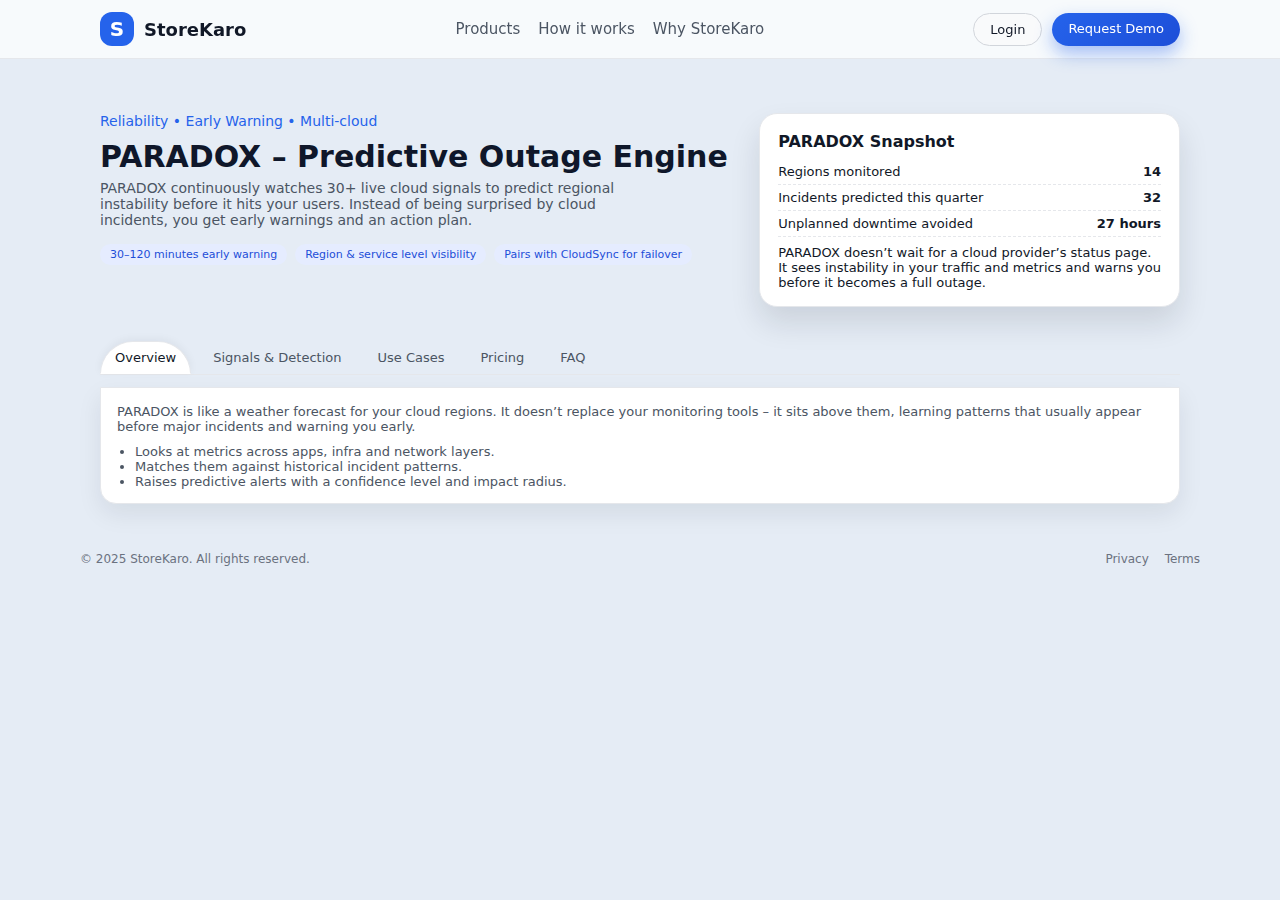
<file: product-paradox.html>
<!DOCTYPE html>
<html lang="en">
<head>
  <meta charset="UTF-8" />
  <title>PARADOX – Predictive Outage Engine | StoreKaro</title>
  <meta name="viewport" content="width=device-width, initial-scale=1.0" />
  <link rel="stylesheet" href="styles.css" />
</head>
<body class="page-bg">
 
  <!-- NAVBAR -->
  <header class="navbar">
    <div class="nav-inner">
      <div class="nav-left">
        <div class="brand-logo">S</div>
        <span class="brand-text">StoreKaro</span>
      </div>
      <nav class="nav-links">
        <a href="index.html#products">Products</a>
        <a href="index.html#how-it-works">How it works</a>
        <a href="index.html#why-us">Why StoreKaro</a>
      </nav>
      <div class="nav-actions">
        <a href="login.html" class="btn-outline">Login</a>
        <a href="index.html#demo" class="btn-primary-sm">Request Demo</a>
      </div>
    </div>
  </header>
 
  <!-- HERO -->
  <section class="product-hero">
    <div>
      <p class="product-hero-tagline">Reliability • Early Warning • Multi-cloud</p>
      <h1 class="product-hero-title">PARADOX – Predictive Outage Engine</h1>
      <p class="product-hero-text">
        PARADOX continuously watches 30+ live cloud signals to predict regional
        instability before it hits your users. Instead of being surprised by cloud
        incidents, you get early warnings and an action plan.
      </p>
 
      <div class="product-hero-badges">
        <span class="chip">30–120 minutes early warning</span>
        <span class="chip">Region & service level visibility</span>
        <span class="chip">Pairs with CloudSync for failover</span>
      </div>
    </div>
 
    <aside class="product-hero-card">
      <h3>PARADOX Snapshot</h3>
      <ul class="product-hero-metrics">
        <li><span>Regions monitored</span><strong>14</strong></li>
        <li><span>Incidents predicted this quarter</span><strong>32</strong></li>
        <li><span>Unplanned downtime avoided</span><strong>27 hours</strong></li>
      </ul>
      <p>
        PARADOX doesn’t wait for a cloud provider’s status page. It sees instability
        in your traffic and metrics and warns you before it becomes a full outage.
      </p>
    </aside>
  </section>
 
  <!-- TABS -->
  <section class="tabs" data-tabs>
    <div class="tab-nav">
      <button class="tab-button" data-tab-button data-target="overview">Overview</button>
      <button class="tab-button" data-tab-button data-target="signals">Signals & Detection</button>
      <button class="tab-button" data-tab-button data-target="usecases">Use Cases</button>
      <button class="tab-button" data-tab-button data-target="pricing">Pricing</button>
      <button class="tab-button" data-tab-button data-target="faq">FAQ</button>
    </div>
 
    <div class="tab-panels">
      <!-- Overview -->
      <div class="tab-panel" data-tab-panel="overview">
        <p>
          PARADOX is like a weather forecast for your cloud regions. It doesn’t replace
          your monitoring tools – it sits above them, learning patterns that usually
          appear before major incidents and warning you early.
        </p>
        <ul style="margin-top:10px;">
          <li>Looks at metrics across apps, infra and network layers.</li>
          <li>Matches them against historical incident patterns.</li>
          <li>Raises predictive alerts with a confidence level and impact radius.</li>
        </ul>
      </div>
 
      <!-- Signals -->
      <div class="tab-panel" data-tab-panel="signals">
        <p>Some of the signals PARADOX observes:</p>
        <ul style="margin-top:8px;">
          <li>Sudden growth in HTTP 5xx/429 errors.</li>
          <li>Unusual latency spikes within a region or AZ.</li>
          <li>Increased retry behaviour from SDKs and clients.</li>
          <li>VM / container launch failures or timeouts.</li>
          <li>Cross-region traffic imbalance patterns.</li>
        </ul>
        <p style="margin-top:10px;">
          When enough of these align with previous outage patterns, PARADOX marks a
          region or service as “at risk” and suggests next steps.
        </p>
      </div>
 
      <!-- Use Cases -->
      <div class="tab-panel" data-tab-panel="usecases">
        <ul>
          <li><strong>Fintech & payments:</strong> Route users to backup regions
              before latency kills transaction success rates.</li>
          <li><strong>E-commerce:</strong> Avoid checkout failures during peak
              sale events by pre-emptively scaling or failing over.</li>
          <li><strong>SaaS:</strong> Transparently protect SLAs by acting
              before status pages change colour.</li>
        </ul>
        <p style="margin-top:10px;">
          In combination with CloudSync, PARADOX can even trigger automated
          failover while still giving you full control and visibility.
        </p>
      </div>
 
      <!-- Pricing -->
      <div class="tab-panel" data-tab-panel="pricing">
        <p>PARADOX pricing is based on:</p>
        <ul style="margin-top:8px;">
          <li>Number of regions and cloud accounts monitored.</li>
          <li>Frequency of checks (standard vs high-frequency for critical workloads).</li>
          <li>Whether automated failover via CloudSync is enabled.</li>
        </ul>
        <p style="margin-top:10px;">
          For most customers, the value is easy to quantify: <strong>one avoided
          outage pays for PARADOX many times over.</strong>
        </p>
      </div>
 
      <!-- FAQ -->
      <div class="tab-panel" data-tab-panel="faq">
        <p><strong>Will PARADOX generate false alarms?</strong><br />
          We’d rather be slightly early than late. You can configure sensitivity
          levels and which alerts should auto-trigger CloudSync.</p>
 
        <p style="margin-top:8px;"><strong>Does it replace our existing monitoring?</strong><br />
          No – it uses them. PARADOX ingests metrics and logs from your
          existing stack and looks for predictive patterns.</p>
      </div>
    </div>
  </section>
 
  <footer class="footer">
    <div class="footer-inner">
      <span>© 2025 StoreKaro. All rights reserved.</span>
      <span class="footer-links">
        <a href="#">Privacy</a>
        <a href="#">Terms</a>
      </span>
    </div>
  </footer>
 
  <script src="scripts.js"></script>
</body>
</html>
</file>
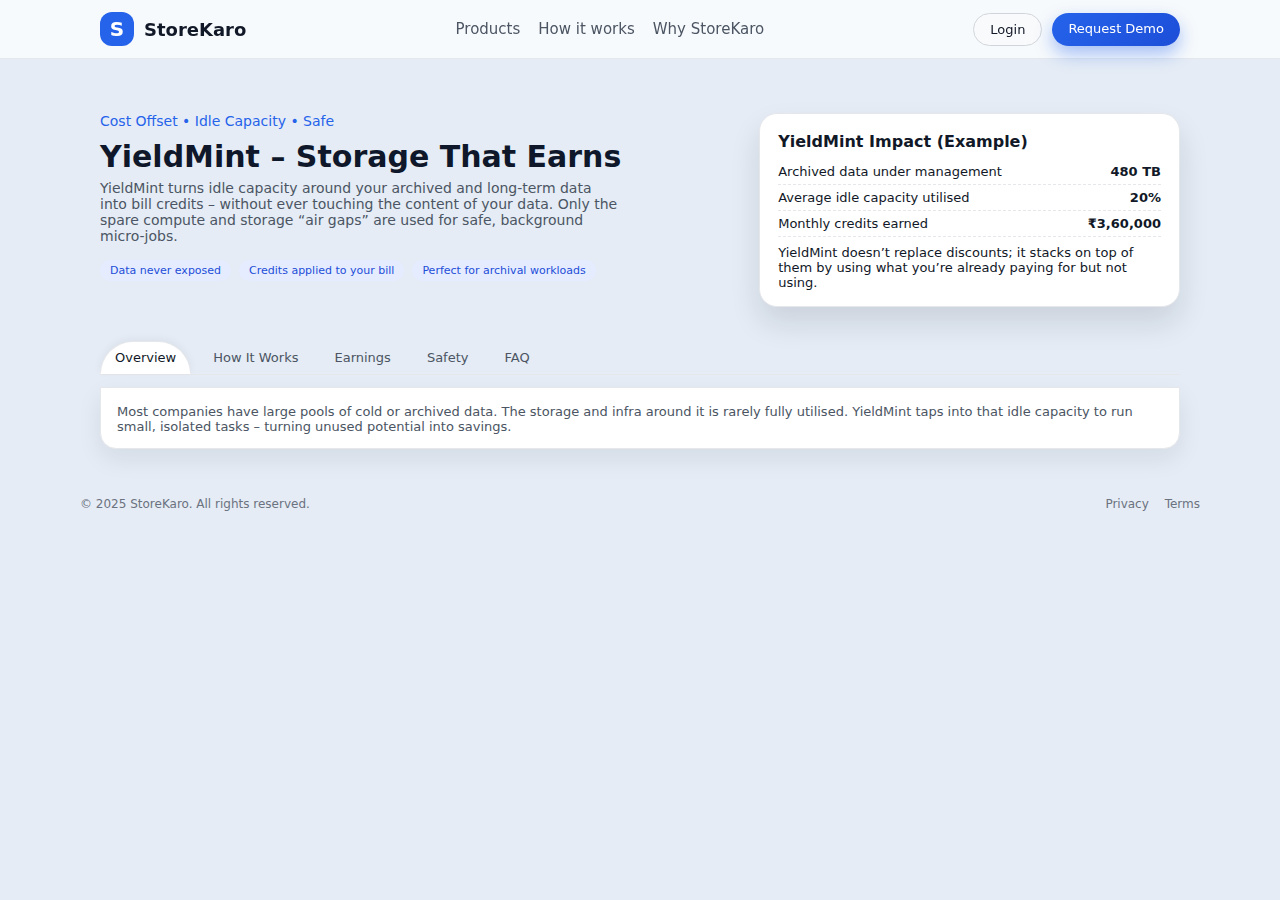
<file: product-yieldmint.html>
<!DOCTYPE html>
<html lang="en">
<head>
  <meta charset="UTF-8" />
  <title>YieldMint – Storage That Earns | StoreKaro</title>
  <meta name="viewport" content="width=device-width, initial-scale=1.0" />
  <link rel="stylesheet" href="styles.css" />
</head>
<body class="page-bg">
 
  <!-- NAVBAR -->
  <header class="navbar">
    <div class="nav-inner">
      <div class="nav-left">
        <div class="brand-logo">S</div>
        <span class="brand-text">StoreKaro</span>
      </div>
      <nav class="nav-links">
        <a href="index.html#products">Products</a>
        <a href="index.html#how-it-works">How it works</a>
        <a href="index.html#why-us">Why StoreKaro</a>
      </nav>
      <div class="nav-actions">
        <a href="login.html" class="btn-outline">Login</a>
        <a href="index.html#demo" class="btn-primary-sm">Request Demo</a>
      </div>
    </div>
  </header>
 
  <!-- HERO -->
  <section class="product-hero">
    <div>
      <p class="product-hero-tagline">Cost Offset • Idle Capacity • Safe</p>
      <h1 class="product-hero-title">YieldMint – Storage That Earns</h1>
      <p class="product-hero-text">
        YieldMint turns idle capacity around your archived and long-term data
        into bill credits – without ever touching the content of your data.
        Only the spare compute and storage “air gaps” are used for safe,
        background micro-jobs.
      </p>
 
      <div class="product-hero-badges">
        <span class="chip">Data never exposed</span>
        <span class="chip">Credits applied to your bill</span>
        <span class="chip">Perfect for archival workloads</span>
      </div>
    </div>
 
    <aside class="product-hero-card">
      <h3>YieldMint Impact (Example)</h3>
      <ul class="product-hero-metrics">
        <li><span>Archived data under management</span><strong>480 TB</strong></li>
        <li><span>Average idle capacity utilised</span><strong>20%</strong></li>
        <li><span>Monthly credits earned</span><strong>₹3,60,000</strong></li>
      </ul>
      <p>
        YieldMint doesn’t replace discounts; it stacks on top of them by using
        what you’re already paying for but not using.
      </p>
    </aside>
  </section>
 
  <!-- TABS -->
  <section class="tabs" data-tabs>
    <div class="tab-nav">
      <button class="tab-button" data-tab-button data-target="overview">Overview</button>
      <button class="tab-button" data-tab-button data-target="how">How It Works</button>
      <button class="tab-button" data-tab-button data-target="earnings">Earnings</button>
      <button class="tab-button" data-tab-button data-target="safety">Safety</button>
      <button class="tab-button" data-tab-button data-target="faq">FAQ</button>
    </div>
 
    <div class="tab-panels">
      <!-- Overview -->
      <div class="tab-panel" data-tab-panel="overview">
        <p>
          Most companies have large pools of cold or archived data. The storage
          and infra around it is rarely fully utilised. YieldMint taps into that
          idle capacity to run small, isolated tasks – turning unused potential
          into savings.
        </p>
      </div>
 
      <!-- How it works -->
      <div class="tab-panel" data-tab-panel="how">
        <ul>
          <li><strong>Detect:</strong> YieldMint identifies safe pockets of unused
              capacity around your archival workloads.</li>
          <li><strong>Allocate:</strong> It allocates tiny slices to vetted,
              low-impact background jobs (like redundancy operations or
              anonymised compute workloads).</li>
          <li><strong>Meter:</strong> All participation is tracked precisely.</li>
          <li><strong>Credit:</strong> At the end of the month, you see a
              line item of credits on your StoreKaro bill or cloud invoice.</li>
        </ul>
      </div>
 
      <!-- Earnings -->
      <div class="tab-panel" data-tab-panel="earnings">
        <p>
          Typical customers offset between <strong>5–15%</strong> of their cold
          storage bill purely through YieldMint.
        </p>
        <ul style="margin-top:8px;">
          <li>Higher archives + more idle capacity → more potential credits.</li>
          <li>You can set a cap – e.g., “Don’t use more than 25% of idle capacity.”</li>
          <li>All earnings are visible as a clear, auditable report.</li>
        </ul>
      </div>
 
      <!-- Safety -->
      <div class="tab-panel" data-tab-panel="safety">
        <p><strong>We never touch your actual data.</strong></p>
        <ul style="margin-top:8px;">
          <li>YieldMint interacts only with capacity and infrastructure, not payload content.</li>
          <li>Jobs are sandboxed and firewalled from customer datasets.</li>
          <li>Full audit logs show what jobs ran, where and for how long.</li>
        </ul>
        <p style="margin-top:10px;">
          For regulated industries, YieldMint can be configured to run only
          internal redundancy tasks within your own accounts – still generating value.
        </p>
      </div>
 
      <!-- FAQ -->
      <div class="tab-panel" data-tab-panel="faq">
        <p><strong>Is this like crypto mining?</strong><br />
          No. YieldMint is not about speculative compute. It focuses on
          operational, contracted or internal tasks that generate predictable,
          contract-backed credits.</p>
 
        <p style="margin-top:8px;"><strong>Can we turn it off anytime?</strong><br />
          Yes. YieldMint is opt-in and pausable at any time from the dashboard.</p>
      </div>
    </div>
  </section>
 
  <footer class="footer">
    <div class="footer-inner">
      <span>© 2025 StoreKaro. All rights reserved.</span>
      <span class="footer-links">
        <a href="#">Privacy</a>
        <a href="#">Terms</a>
      </span>
    </div>
  </footer>
 
  <script src="scripts.js"></script>
</body>
</html>
</file>
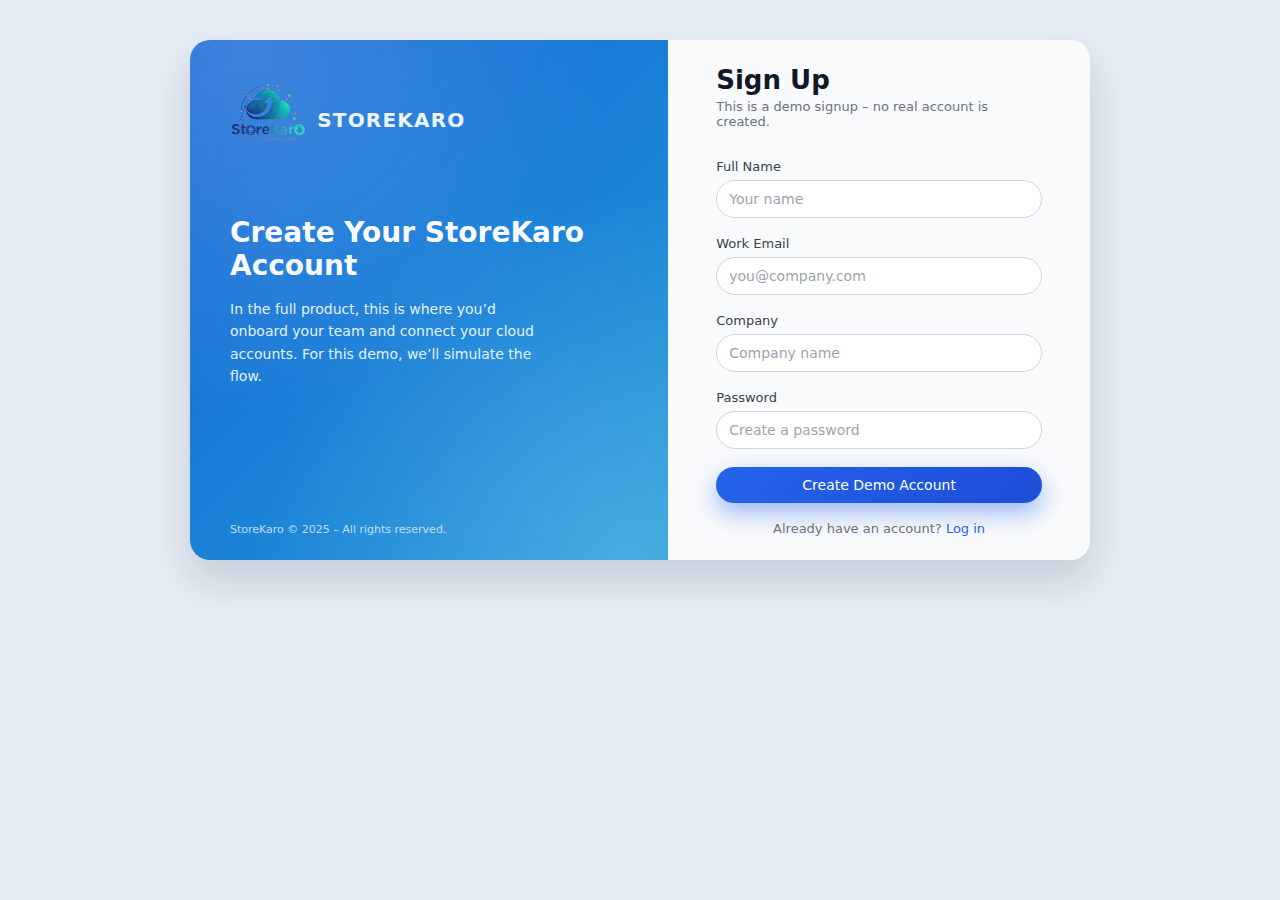
<file: signup.html>
<!DOCTYPE html>
<html lang="en">
<head>
  <meta charset="UTF-8" />
  <title>StoreKaro – Sign Up</title>
  <meta name="viewport" content="width=device-width, initial-scale=1.0" />
  <link rel="stylesheet" href="styles.css" />
</head>
<body class="page-bg">
 
  <div class="login-wrapper">
    <!-- Left side -->
    <div class="left-panel">
      <div class="brand">
        <a href="index.html" class="brand-link" aria-label="StoreKaro home">
            <img src="assets/logo.png" alt="StoreKaro" class="brand-image" />
        </a>
        <div class="brand-name">STOREKARO</div>
      </div>
 
      <h2 class="left-heading">Create Your StoreKaro Account</h2>
      <p class="left-subtext">
        In the full product, this is where you’d onboard your team and connect
        your cloud accounts. For this demo, we’ll simulate the flow.
      </p>
 
      <p class="left-footer">
        StoreKaro © 2025 – All rights reserved.
      </p>
    </div>
 
    <!-- Right side -->
    <div class="right-panel">
      <h1 class="form-title">Sign Up</h1>
      <p class="form-subtitle">This is a demo signup – no real account is created.</p>
 
      <form id="signup-form">
        <div class="form-group">
          <label class="form-label" for="signup-name">Full Name</label>
          <input class="form-input" type="text" id="signup-name"
                 placeholder="Your name" required />
        </div>
 
        <div class="form-group">
          <label class="form-label" for="signup-email">Work Email</label>
          <input class="form-input" type="email" id="signup-email"
                 placeholder="you@company.com" required />
        </div>
 
        <div class="form-group">
          <label class="form-label" for="signup-company">Company</label>
          <input class="form-input" type="text" id="signup-company"
                 placeholder="Company name" required />
        </div>
 
        <div class="form-group">
          <label class="form-label" for="signup-password">Password</label>
          <input class="form-input" type="password" id="signup-password"
                 placeholder="Create a password" required />
        </div>
 
        <button type="submit" class="btn-primary">Create Demo Account</button>
 
        <p class="signup-text">
          Already have an account?
          <a href="login.html">Log in</a>
        </p>
      </form>
    </div>
  </div>
 
  <script src="scripts.js"></script>
</body>
</html>
</file>
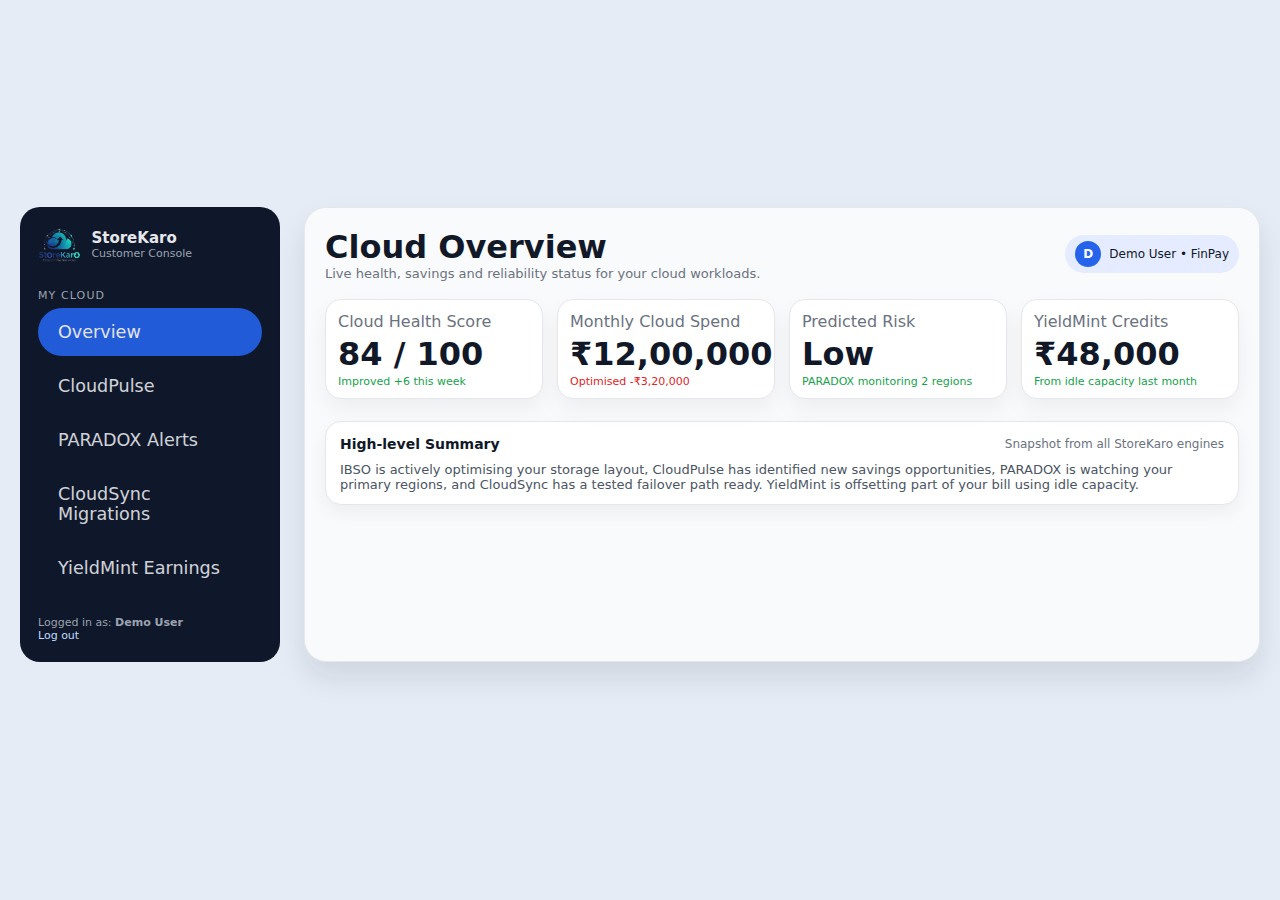
<file: user-dashboard.html>
<!DOCTYPE html>
<html lang="en">
<head>
  <meta charset="UTF-8" />
  <title>StoreKaro – User Dashboard</title>
  <meta name="viewport" content="width=device-width, initial-scale=1.0" />
  <link rel="stylesheet" href="styles.css" />
</head>
<body class="page-bg dashboard-body">
 
  <div class="dashboard-container">
    <div class="dashboard-layout">
      <!-- SIDEBAR -->
      <aside class="sidebar">
        
        <div class="sidebar-header">
          <img src="assets/logo.png" alt="StoreKaro" class="sidebar-logo" />
            <div>
                <div class="sidebar-title">StoreKaro</div>
                <div style="font-size:11px;color:#9ca3af;">Customer Console</div>
            </div>
        </div>
 
        <div>
          <div class="sidebar-section-title">My Cloud</div>
          <ul class="sidebar-nav">
            <li><a href="#" data-user-nav data-target="overview" class="active">Overview</a></li>
            <li><a href="#" data-user-nav data-target="cloudpulse">CloudPulse</a></li>
            <li><a href="#" data-user-nav data-target="paradox">PARADOX Alerts</a></li>
            <li><a href="#" data-user-nav data-target="cloudsync">CloudSync Migrations</a></li>
            <li><a href="#" data-user-nav data-target="yieldmint">YieldMint Earnings</a></li>
          </ul>
        </div>
 
        <div class="sidebar-footer">
          <div>Logged in as: <strong>Demo User</strong></div>
          <div><a href="login.html" style="color:#bfdbfe;text-decoration:none;">Log out</a></div>
        </div>
      </aside>
 
      <!-- MAIN -->
      <main class="dashboard-main">
        <div class="dashboard-header">
          <div class="dashboard-header-text">
            <h1>Cloud Overview</h1>
            <p>Live health, savings and reliability status for your cloud workloads.</p>
          </div>
          <div class="dashboard-user-pill">
            <div class="dashboard-user-avatar">D</div>
            <span>Demo User • FinPay</span>
          </div>
        </div>
 
        <!-- ========== VIEWS ========== -->
 
        <!-- OVERVIEW -->
        <section class="dashboard-view" data-user-view="overview">
          <section class="stats-grid">
            <div class="stat-card">
              <div class="stat-label">Cloud Health Score</div>
              <div class="stat-value">84 / 100</div>
              <div class="stat-trend up">Improved +6 this week</div>
            </div>
 
            <div class="stat-card">
              <div class="stat-label">Monthly Cloud Spend</div>
              <div class="stat-value">₹12,00,000</div>
              <div class="stat-trend down">Optimised -₹3,20,000</div>
            </div>
 
            <div class="stat-card">
              <div class="stat-label">Predicted Risk</div>
              <div class="stat-value">Low</div>
              <div class="stat-trend up">PARADOX monitoring 2 regions</div>
            </div>
 
            <div class="stat-card">
              <div class="stat-label">YieldMint Credits</div>
              <div class="stat-value">₹48,000</div>
              <div class="stat-trend up">From idle capacity last month</div>
            </div>
          </section>
 
          <section class="panel">
            <div class="panel-header">
              <h2>High-level Summary</h2>
              <span>Snapshot from all StoreKaro engines</span>
            </div>
            <p style="font-size:13px;color:#4b5563;">
              IBSO is actively optimising your storage layout, CloudPulse has identified new
              savings opportunities, PARADOX is watching your primary regions, and CloudSync
              has a tested failover path ready. YieldMint is offsetting part of your bill
              using idle capacity.
            </p>
          </section>
        </section>
 
        <!-- CLOUDPULSE VIEW -->
        <section class="dashboard-view" data-user-view="cloudpulse" style="display:none;">
          <section class="panel">
            <div class="panel-header">
              <h2>CloudPulse Recommendations</h2>
              <span>Next best actions</span>
            </div>
 
            <table class="table">
              <thead>
                <tr>
                  <th>Priority</th>
                  <th>Recommendation</th>
                  <th>Service</th>
                  <th>Estimated Savings</th>
                  <th>Status</th>
                </tr>
              </thead>
              <tbody>
                <tr>
                  <td>High</td>
                  <td>Right-size 6 over-provisioned database instances.</td>
                  <td>RDS / SQL</td>
                  <td>₹80,000 / month</td>
                  <td><span class="badge badge-yellow">Reviewing</span></td>
                </tr>
                <tr>
                  <td>Medium</td>
                  <td>Move 2 TB of old logs to archival tier.</td>
                  <td>Object Storage</td>
                  <td>₹35,000 / month</td>
                  <td><span class="badge badge-green">Scheduled</span></td>
                </tr>
                <tr>
                  <td>Medium</td>
                  <td>Remove 3 unused load balancers from test environment.</td>
                  <td>Network</td>
                  <td>₹12,000 / month</td>
                  <td><span class="badge badge-green">Completed</span></td>
                </tr>
                <tr>
                  <td>Low</td>
                  <td>Consolidate snapshots older than 1 year.</td>
                  <td>Backups</td>
                  <td>₹9,000 / month</td>
                  <td><span class="badge badge-yellow">Pending</span></td>
                </tr>
              </tbody>
            </table>
          </section>
        </section>
 
        <!-- PARADOX VIEW -->
        <section class="dashboard-view" data-user-view="paradox" style="display:none;">
          <section class="panel">
            <div class="panel-header">
              <h2>PARADOX Alerts & Risk</h2>
              <span>Last 7 days</span>
            </div>
            <table class="table">
              <thead>
                <tr>
                  <th>Time</th>
                  <th>Type</th>
                  <th>Description</th>
                  <th>Action Taken</th>
                  <th>Impact</th>
                </tr>
              </thead>
              <tbody>
                <tr>
                  <td>Today • 09:12</td>
                  <td>Prediction</td>
                  <td>Possible latency spike in AWS Mumbai.</td>
                  <td>Traffic shifted 30% to backup region.</td>
                  <td><span class="badge badge-green">No downtime</span></td>
                </tr>
                <tr>
                  <td>Yesterday • 18:45</td>
                  <td>Drill</td>
                  <td>Failover drill triggered to AWS Hyderabad.</td>
                  <td>Automatic execution via CloudSync.</td>
                  <td><span class="badge badge-green">Test passed</span></td>
                </tr>
                <tr>
                  <td>2 days ago • 11:20</td>
                  <td>Warning</td>
                  <td>Network degradation risk in primary region.</td>
                  <td>Alert acknowledged, monitored closely.</td>
                  <td><span class="badge badge-yellow">Watchlist</span></td>
                </tr>
              </tbody>
            </table>
          </section>
        </section>
 
        <!-- CLOUDSYNC VIEW -->
        <section class="dashboard-view" data-user-view="cloudsync" style="display:none;">
          <section class="panel">
            <div class="panel-header">
              <h2>CloudSync Migrations & Drills</h2>
              <span>Recent activity</span>
            </div>
            <table class="table">
              <thead>
                <tr>
                  <th>When</th>
                  <th>Type</th>
                  <th>Source → Target</th>
                  <th>Status</th>
                  <th>Notes</th>
                </tr>
              </thead>
              <tbody>
                <tr>
                  <td>Today • 08:45</td>
                  <td>Failover drill</td>
                  <td>AWS Mumbai → AWS Hyderabad</td>
                  <td><span class="badge badge-green">Success</span></td>
                  <td>Zero downtime, 4 min traffic shift.</td>
                </tr>
                <tr>
                  <td>Last week</td>
                  <td>Migration</td>
                  <td>AWS ap-south-1 → ap-south-2</td>
                  <td><span class="badge badge-green">Completed</span></td>
                  <td>New region live, old env in standby.</td>
                </tr>
                <tr>
                  <td>Last month</td>
                  <td>DR test</td>
                  <td>Primary → GCP backup</td>
                  <td><span class="badge badge-green">Passed</span></td>
                  <td>RPO & RTO met targets.</td>
                </tr>
              </tbody>
            </table>
          </section>
        </section>
 
        <!-- YIELDMINT VIEW -->
        <section class="dashboard-view" data-user-view="yieldmint" style="display:none;">
          <section class="panel">
            <div class="panel-header">
              <h2>YieldMint Earnings</h2>
              <span>Based on idle capacity</span>
            </div>
            <table class="table">
              <thead>
                <tr>
                  <th>Month</th>
                  <th>Idle Capacity Used</th>
                  <th>Credits Earned</th>
                  <th>Effective Cost Offset</th>
                </tr>
              </thead>
              <tbody>
                <tr>
                  <td>Dec 2024</td>
                  <td>22% of archival environment</td>
                  <td>₹48,000</td>
                  <td><span class="badge badge-green">Good</span></td>
                </tr>
                <tr>
                  <td>Nov 2024</td>
                  <td>18% of archival environment</td>
                  <td>₹39,000</td>
                  <td><span class="badge badge-green">Good</span></td>
                </tr>
                <tr>
                  <td>Oct 2024</td>
                  <td>10% of archival environment</td>
                  <td>₹22,000</td>
                  <td><span class="badge badge-yellow">Can improve</span></td>
                </tr>
              </tbody>
            </table>
          </section>
        </section>
      </main>
    </div>
  </div>
 
  <script src="scripts.js"></script>
</body>
</html>
</file>
<file: styles.css>
/* ========= GLOBAL ========= */

* {
  margin: 0;
  padding: 0;
  box-sizing: border-box;
  font-family: system-ui, -apple-system, BlinkMacSystemFont, "Segoe UI", sans-serif;
}
 
.page-bg {
  background: #e5ecf5; /* light grey-blue */
  color: #111827;
}
 
/* ========= NAVBAR ========= */
 
.navbar {
  position: sticky;
  top: 0;
  z-index: 50;
  background: rgba(248, 250, 252, 0.96);
  backdrop-filter: blur(16px);
  border-bottom: 1px solid #e5e7eb;
}
 
.nav-inner {
  max-width: 1120px;
  margin: 0 auto;
  padding: 12px 20px;
  display: flex;
  align-items: center;
  justify-content: space-between;
}
 
.nav-left {
  display: flex;
  align-items: center;
  gap: 10px;
}
 
.brand-logo {
  width: 34px;
  height: 34px;
  border-radius: 12px;
  background: #2563eb;
  color: #ffffff;
  display: flex;
  align-items: center;
  justify-content: center;
  font-weight: 700;
  font-size: 20px;
}
 
.brand-text {
  font-weight: 600;
  font-size: 18px;
  color: #111827;
}
 
.nav-links {
  display: flex;
  gap: 18px;
  font-size: 15px;
}
 
.nav-links a {
  text-decoration: none;
  color: #4b5563;
}
 
.nav-links a:hover {
  color: #111827;
}
 
.nav-actions {
  display: flex;
  gap: 10px;
}
 
.btn-outline,
.btn-primary-sm {
  font-size: 13px;
  padding: 8px 16px;
  border-radius: 999px;
  text-decoration: none;
  border: 1px solid #d1d5db;
  color: #111827;
  background: #f9fafb;
}
 
.btn-outline:hover {
  background: #e5e7eb;
}
 
.btn-primary-sm {
  border: none;
  background: linear-gradient(135deg, #2563eb, #1d4ed8);
  color: #ffffff;
  box-shadow: 0 8px 18px rgba(37, 99, 235, 0.4);
}
 
.btn-primary-sm:hover {
  opacity: 0.95;
}

/* ---------- LOGO STYLES (responsive) ---------- */
/* Navbar logo */
.nav-logo img {
  height: 40px;      /* desktop size */
  width: auto;
  display: block;
}
 
/* Brand image on login pages */
.brand-image {
  height: 64px;
  width: auto;
  display: block;
  margin-bottom: 12px;
}
 
/* Sidebar logo (admin & user) */
.sidebar-header {
  display: flex;
  align-items: center;
  gap: 12px;
}
 
.sidebar-logo {
  height: 36px;
  width: auto;
  display: block;
  flex: 0 0 auto;
}
 
/* Small screens adjustments */
@media (max-width: 900px) {
  .nav-logo img {
    height: 34px;
  }
  .brand-image {
    height: 52px;
  }
  .sidebar-logo {
    height: 30px;
  }
}
 
/* High-DPI (retina) safety — not required for SVG but good for PNG fallback */
@media (-webkit-min-device-pixel-ratio: 2), (min-resolution: 192dpi) {
  /* if you use PNG, consider swapping to a 2x PNG */
}
 
/* minor aesthetics */
.brand-name {
  font-weight: 700;
  letter-spacing: 0.06em;
  font-size: 0.95rem;
  margin-top: 4px;
}
 
/* if you put the logo in the footer or hero, add class .logo-large */
.logo-large { height: 88px; }
 
 
/* ========= HERO ========= */
 
.hero {
  max-width: 1120px;
  margin: 40px auto 0;
  padding: 24px 20px 40px;
  display: grid;
  grid-template-columns: minmax(0, 3fr) minmax(0, 2fr);
  gap: 32px;
}
 
.hero-content h1 {
  font-size: 38px;
  line-height: 1.1;
  margin-bottom: 14px;
  color: #0f172a;
}
 
.hero-sub {
  font-size: 15px;
  color: #4b5563;
  max-width: 480px;
  margin-bottom: 22px;
}
 
.hero-actions {
  display: flex;
  gap: 12px;
  margin-bottom: 24px;
}
 
.btn-primary-lg {
  display: inline-block;
  padding: 11px 22px;
  border-radius: 999px;
  border: none;
  background: linear-gradient(135deg, #2563eb, #1d4ed8);
  color: #ffffff;
  font-size: 14px;
  font-weight: 500;
  text-decoration: none;
  box-shadow: 0 12px 28px rgba(37, 99, 235, 0.5);
}
 
.btn-primary-lg:hover {
  opacity: 0.97;
}
 
.btn-ghost {
  display: inline-block;
  padding: 11px 18px;
  border-radius: 999px;
  border: 1px solid #d1d5db;
  font-size: 14px;
  text-decoration: none;
  color: #374151;
  background: #ffffff;
}
 
.btn-ghost:hover {
  background: #e5e7eb;
}
 
.hero-metrics {
  display: flex;
  flex-wrap: wrap;
  gap: 20px;
  font-size: 12px;
  color: #6b7280;
}
 
.metric-value {
  display: block;
  font-size: 18px;
  font-weight: 600;
  color: #111827;
}
 
/* Hero card */
 
.hero-card {
  background: linear-gradient(145deg, #1d4ed8, #0ea5e9);
  color: #eff6ff;
  border-radius: 20px;
  padding: 22px 22px 18px;
  box-shadow: 0 20px 40px rgba(15, 23, 42, 0.35);
}
 
.hero-card h3 {
  font-size: 18px;
  margin-bottom: 16px;
}
 
.hero-stats {
  list-style: none;
  font-size: 13px;
  margin-bottom: 16px;
}
 
.hero-stats li {
  display: flex;
  justify-content: space-between;
  padding: 6px 0;
  border-bottom: 1px solid rgba(191, 219, 254, 0.3);
}
 
.hero-stats strong {
  font-weight: 600;
}
 
.hero-card-note {
  font-size: 11px;
  color: #dbeafe;
}

/* ===========================
   HOME PAGE REFINEMENTS
   (Only affects index.html)
   =========================== */
 
.home-body {
  /* Softer, more premium background */
  background:
    radial-gradient(circle at top left, rgba(191, 219, 254, 0.8), transparent 55%),
    radial-gradient(circle at bottom right, rgba(219, 234, 254, 0.7), transparent 55%),
    #e5ecf5;
  font-size: 17px;
}

.home-body .hero-content h1 {
    font-size: 2.5rem;
}

.hero-body .hero-sub {
    font-size: 1rem;
    line-height: 1.7;
}

/* Give main area nice breathing space */
.home-body main {
  padding-bottom: 60px;
}
 
/* HERO: center it vertically and keep it tight */
.home-body .hero {
  min-height: calc(100vh - 80px);  /* fills first screen under navbar */
  align-items: center;
}
 
/* Section spacing + visual separation */
.home-body .section {
  margin-top: 48px;
}
 
.home-body .section:not(:first-of-type) {
  border-top: 1px solid #e5e7eb;
  padding-top: 32px;
}
 
/* Center section headings for more structure */
.home-body .section-header {
  text-align: center;
}
 
.home-body .section-header h2 {
  font-size: 32px;
  margin-bottom: 8px;
}
 
.home-body .section-header p {
  max-width: 520px;
  margin: 0 auto;
}
 
/* Section subtitles & body text */
.home-body .section-header p,
.home-body .product-text,
.home-body .product-list,
.home-body .why-card p,
.home-body .step p {
  font-size: 16px;
  line-height: 1.6;
}

/* Product cards: same height + hover effect */
.product-grid {
  margin-top: 10px;
  max-width: 1000px;                 /* keeps it from stretching too wide */
  margin-left: auto;
  margin-right: auto;
}
 
.home-body .product-card {
  display: flex;
  flex-direction: column;
  justify-content: space-between;
  min-height: 260px;
  transition: transform 0.15s ease, box-shadow 0.15s ease;
}
 
.home-body .product-card:hover {
  transform: translateY(-4px);
  box-shadow: 0 18px 35px rgba(15, 23, 42, 0.16);
}
 
/* “How it works” steps: a bit more readable */
.home-body .step h3 {
  font-size: 20px;
  margin-bottom: 6px;
  text-align: center;
}
 
.home-body .step p {
  font-size: 13.5px;
}
 
/* Demo card: center it visually */
.home-body #demo .demo-card {
  margin-top: 25px;
}
 
 
/* ========= GENERIC SECTIONS ========= */
 
.section {
  max-width: 1120px;
  margin: 0 auto;
  padding: 40px 20px;
}
 
.section-alt {
  background: #f3f4f6;
  border-radius: 24px;
  margin-top: 20px;
}
 
.section-header {
  text-align: left;
  margin-bottom: 24px;
}
 
.section-header h2 {
  font-size: 32px;
  margin-bottom: 6px;
  color: #0f172a;
}
 
.section-header p {
  font-size: 14px;
  color: #6b7280;
}
 
/* ========= PRODUCTS GRID ========= */
 
.product-grid {
  display: grid;
  grid-template-columns: repeat(auto-fit, minmax(240px, 1fr));
  gap: 18px;
}
 
.product-card {
  background: #ffffff;
  border-radius: 18px;
  padding: 18px 18px 16px;
  box-shadow: 0 12px 26px rgba(15, 23, 42, 0.08);
  border: 1px solid #e5e7eb;
}
 
.product-card h3 {
  font-size: 20px;
  margin-bottom: 6px;
  color: #111827;
  text-align: center;
}
 
.product-tagline {
  font-size: 17px;
  color: #2563eb;
  margin-bottom: 10px;
  text-align: center;
}
 
.product-text {
  font-size: 12px;
  color: #4b5563;
  margin-bottom: 10px;
}
 
.product-list {
  padding-left: 18px;
  font-size: 13px;
  color: #4b5563;
}
 
/* ========= HOW IT WORKS STEPS ========= */
 
.steps {
  display: grid;
  grid-template-columns: repeat(auto-fit, minmax(220px, 1fr));
  gap: 18px;
  margin-top: 10px;
}
 
.step {
  background: #ffffff;
  border-radius: 16px;
  padding: 16px;
  border: 1px solid #e5e7eb;
  box-shadow: 0 10px 24px rgba(15, 23, 42, 0.06);
}
 
.step-number {
  width: 26px;
  height: 26px;
  border-radius: 999px;
  background: #2563eb;
  color: #ffffff;
  display: inline-flex;
  align-items: center;
  justify-content: center;
  font-size: 13px;
  margin-bottom: 8px;
}
 
.step h3 {
  font-size: 16px;
  margin-bottom: 6px;
}
 
.step p {
  font-size: 13px;
  color: #4b5563;
}
 
/* ========= WHY US ========= */
 
.why-grid {
  margin-top: 50px;
  display: grid;
  grid-template-columns: repeat(auto-fit, minmax(500px, 1fr));
  gap: 35px;
}
 
.why-card {
  background: #ffffff;
  border-radius: 20px;
  padding: 16px;
  border: 1px solid #e5e7eb;
  box-shadow: 0 8px 20px rgba(15, 23, 42, 0.05);
}
 
.why-card h3 {
  font-size: 20px;
  margin-bottom: 6px;
  text-align: center;
}

/* Ensure section headings are visible when navigated via navbar links */
#how-it-works,
#why-us,
#products {
  scroll-margin-top: 100px; /* Adjust if your navbar is taller/shorter */
}

#products {  
  margin-bottom: 100px;
}
 
#how-it-works {
  margin-top: 100px;
  margin-bottom: 100px;
}

#why-us {
  margin-top: 150px;
  margin-bottom: 210px;
}

/* ========= DEMO FORM ========= */
 
.demo-card {
  max-width: 640px;
  margin: 0 auto;
  background: #ffffff;
  border-radius: 22px;
  padding: 24px 22px;
  box-shadow: 0 14px 32px rgba(15, 23, 42, 0.15);
}
 
.demo-card h2 {
  font-size: 22px;
  margin-bottom: 6px;
}
 
.demo-card p {
  font-size: 13px;
  color: #4b5563;
  margin-bottom: 18px;
}
 
.demo-form {
  display: flex;
  flex-direction: column;
  gap: 10px;
}
 
.demo-form input {
  padding: 10px 12px;
  border-radius: 999px;
  border: 1px solid #d1d5db;
  background: #f9fafb;
  font-size: 13px;
}
 
.demo-form input:focus {
  outline: none;
  border-color: #2563eb;
  box-shadow: 0 0 0 3px rgba(37, 99, 235, 0.2);
}
 
/* Reuse primary button */
.demo-form .btn-primary-lg {
  text-align: center;
}
 
/* ========= FOOTER ========= */
 
.footer {
  margin-top: 30px;
  padding: 16px 20px 24px;
}
 
.footer-inner {
  max-width: 1120px;
  margin: 0 auto;
  font-size: 12px;
  color: #6b7280;
  display: flex;
  align-items: center;
  justify-content: space-between;
}
 
.footer-links a {
  color: #6b7280;
  text-decoration: none;
  margin-left: 12px;
}
 
.footer-links a:hover {
  text-decoration: underline;
}
 
/* ========= LOGIN PAGE STYLES ========= */
 
.login-wrapper {
  width: 900px;
  max-width: 95vw;
  height: 520px;
  background: #ffffff;
  border-radius: 20px;
  display: flex;
  overflow: hidden;
  box-shadow: 0 20px 40px rgba(15, 23, 42, 0.15);
  margin: 40px auto;
}
 
/* Left panel */
 
.left-panel {
  flex: 1.1;
  padding: 40px 40px 30px;
  background: linear-gradient(135deg, #1565d8, #1f9bd8);
  color: #f9fafb;
  position: relative;
}
 
.left-panel::before {
  content: "";
  position: absolute;
  inset: 0;
  background: radial-gradient(circle at 10% 0%, rgba(255,255,255,0.18) 0, transparent 55%),
              radial-gradient(circle at 90% 100%, rgba(255,255,255,0.18) 0, transparent 55%);
  pointer-events: none;
}
 
.brand {
  position: relative;
  display: flex;
  align-items: center;
  gap: 10px;
  margin-bottom: 60px;
}
 
.brand-name {
  font-size: 20px;
  font-weight: 600;
  letter-spacing: 0.06em;
  text-transform: uppercase;
  opacity: 0.95;
}
 
.left-heading {
  position: relative;
  font-size: 28px;
  font-weight: 600;
  margin-bottom: 16px;
}
 
.left-subtext {
  position: relative;
  font-size: 14px;
  line-height: 1.6;
  color: #e5f0ff;
  max-width: 320px;
}
 
.left-footer {
  position: absolute;
  left: 40px;
  right: 40px;
  bottom: 24px;
  font-size: 11px;
  color: #dbeafe;
  opacity: 0.85;
}
 
/* Right panel */
 
.right-panel {
  flex: 0.9;
  padding: 50px 48px;
  background: #f9fafb;
  display: flex;
  flex-direction: column;
  justify-content: center;
}
 
.form-title {
  font-size: 26px;
  font-weight: 600;
  color: #111827;
  margin-bottom: 4px;
}
 
.form-subtitle {
  font-size: 13px;
  color: #6b7280;
  margin-bottom: 30px;
}
 
.form-group {
  margin-bottom: 18px;
}
 
.form-label {
  display: block;
  font-size: 13px;
  font-weight: 500;
  color: #374151;
  margin-bottom: 6px;
}
 
.form-input {
  width: 100%;
  padding: 10px 12px;
  border-radius: 999px;
  border: 1px solid #d1d5db;
  background: #ffffff;
  font-size: 14px;
  color: #111827;
  outline: none;
  transition: border-color 0.2s ease, box-shadow 0.2s ease;
}
 
.form-input::placeholder {
  color: #9ca3af;
}
 
.form-input:focus {
  border-color: #2563eb;
  box-shadow: 0 0 0 3px rgba(37, 99, 235, 0.25);
}
 
.forgot-link {
  text-align: right;
  font-size: 12px;
  margin-top: -6px;
  margin-bottom: 20px;
}
 
.forgot-link a {
  color: #2563eb;
  text-decoration: none;
}
 
.forgot-link a:hover {
  text-decoration: underline;
}
 
.btn-primary {
  width: 100%;
  border: none;
  border-radius: 999px;
  padding: 10px 14px;
  font-size: 14px;
  font-weight: 500;
  background: linear-gradient(135deg, #2563eb, #1d4ed8);
  color: #ffffff;
  cursor: pointer;
  box-shadow: 0 10px 24px rgba(37, 99, 235, 0.45);
  transition: transform 0.1s ease, box-shadow 0.1s ease;
}
 
.btn-primary:hover {
  transform: translateY(-1px);
  box-shadow: 0 14px 30px rgba(37, 99, 235, 0.5);
}
 
.btn-primary:active {
  transform: translateY(0);
  box-shadow: 0 8px 18px rgba(37, 99, 235, 0.4);
}
 
.signup-text {
  margin-top: 18px;
  font-size: 13px;
  color: #6b7280;
  text-align: center;
}
 
.signup-text a {
  color: #2563eb;
  font-weight: 500;
  text-decoration: none;
}
 
.signup-text a:hover {
  text-decoration: underline;
}

/* Center ONLY login pages */
.login-body {
  min-height: 100vh;
  display: flex;
  align-items: center;      /* vertical center */
  justify-content: center;  /* horizontal center */
}
 
.login-body .login-wrapper {
  margin: 0 auto;
}
 
/* ========= DASHBOARD LAYOUT (ADMIN + USER) ========= */
 
.dashboard-container {
  max-width: 1280px;
  margin: 30px auto;
  padding: 0 20px 32px;
}
 
.dashboard-layout {
  display: grid;
  grid-template-columns: 260px minmax(0, 1fr);
  gap: 24px;
}
 
/* Sidebar */
 
.sidebar {
  background: #0f172a;
  color: #e5e7eb;
  border-radius: 20px;
  padding: 20px 18px;
  display: flex;
  flex-direction: column;
  gap: 18px;
}
 
.sidebar-header {
  display: flex;
  align-items: center;
  gap: 10px;
}
 
.sidebar-title {
  font-size: 15px;
  font-weight: 600;
}
 
.sidebar-section-title {
  font-size: 11px;
  letter-spacing: 0.1em;
  text-transform: uppercase;
  color: #9ca3af;
  margin-top: 8px;
}
 
.sidebar-nav {
  list-style: none;
  margin-top: 6px;
}
 
.sidebar-nav li {
  margin-bottom: 6px;
}
 
.sidebar-nav a {
  display: block;
  padding: 8px 10px;
  border-radius: 999px;
  font-size: 13px;
  text-decoration: none;
  color: #e5e7eb;
  opacity: 0.9;
}
 
.sidebar-nav a:hover {
  background: rgba(37, 99, 235, 0.35);
}
 
.sidebar-nav a.active {
  background: #2563eb;
  color: #f9fafb;
}
 
.sidebar-footer {
  margin-top: auto;
  font-size: 11px;
  color: #9ca3af;
}

/* Dashboard main */
 
.dashboard-main {
  background: #f9fafb;
  border-radius: 22px;
  padding: 20px 20px 24px;
  box-shadow: 0 16px 30px rgba(15, 23, 42, 0.1);
  border: 1px solid #e5e7eb;
}
 
.dashboard-header {
  display: flex;
  justify-content: space-between;
  align-items: center;
  margin-bottom: 18px;
  gap: 10px;
}
 
.dashboard-header-text h1 {
  font-size: 22px;
  color: #111827;
}
 
.dashboard-header-text p {
  font-size: 13px;
  color: #6b7280;
}
 
.dashboard-user-pill {
  display: flex;
  align-items: center;
  gap: 8px;
  padding: 6px 10px;
  border-radius: 999px;
  background: #e5ecff;
  font-size: 12px;
}
 
.dashboard-user-avatar {
  width: 26px;
  height: 26px;
  border-radius: 999px;
  background: #2563eb;
  color: #ffffff;
  display: flex;
  align-items: center;
  justify-content: center;
  font-weight: 600;
}
 
/* Stat cards */
 
.stats-grid {
  display: grid;
  grid-template-columns: repeat(auto-fit, minmax(180px, 1fr));
  gap: 14px;
  margin-bottom: 22px;
}
 
.stat-card {
  background: #ffffff;
  border-radius: 16px;
  padding: 12px 12px 10px;
  border: 1px solid #e5e7eb;
  box-shadow: 0 10px 22px rgba(15, 23, 42, 0.05);
  font-size: 12px;
}
 
.stat-label {
  color: #6b7280;
  margin-bottom: 4px;
}
 
.stat-value {
  font-size: 18px;
  font-weight: 600;
  color: #111827;
}
 
.stat-trend {
  font-size: 11px;
  margin-top: 2px;
}
 
.stat-trend.up {
  color: #16a34a;
}
 
.stat-trend.down {
  color: #dc2626;
}
 
/* Tables / panels */
 
.panel {
  background: #ffffff;
  border-radius: 16px;
  padding: 14px 14px 12px;
  border: 1px solid #e5e7eb;
  box-shadow: 0 8px 18px rgba(15, 23, 42, 0.05);
  margin-bottom: 16px;
}
 
.panel-header {
  display: flex;
  justify-content: space-between;
  align-items: center;
  font-size: 13px;
  margin-bottom: 10px;
}
 
.panel-header h2 {
  font-size: 14px;
  font-weight: 600;
}
 
.panel-header span {
  font-size: 12px;
  color: #6b7280;
}
 
.table {
  width: 100%;
  border-collapse: collapse;
  font-size: 12px;
}
 
.table thead {
  background: #f3f4f6;
}
 
.table th,
.table td {
  padding: 8px 6px;
  text-align: left;
}
 
.table th {
  font-weight: 600;
  color: #4b5563;
}
 
.table tbody tr:nth-child(even) {
  background: #f9fafb;
}
 
/* Simple badges and pills */
 
.badge {
  display: inline-flex;
  align-items: center;
  justify-content: center;
  padding: 2px 8px;
  border-radius: 999px;
  font-size: 11px;
}
 
.badge-green {
  background: #dcfce7;
  color: #166534;
}
 
.badge-yellow {
  background: #fef9c3;
  color: #92400e;
}
 
.badge-red {
  background: #fee2e2;
  color: #b91c1c;
}

/* ==============================
   DASHBOARD FONT SIZE UPGRADE
   Applies ONLY to admin & user dashboards
   ============================== */
 
.dashboard-main,
.dashboard-header,
.stats-grid,
.stat-card,
.sidebar,
.sidebar-nav a,
.panel,
.table {
  font-size: 18px !important; /* increase dashboard text size */
}
 
/* Bigger dashboard headers */
.dashboard-header-text h1 {
  font-size: 2rem !important;
}
 
/* Bigger stat card numbers */
.stat-value {
  font-size: 2rem !important;
  font-weight: 700;
}
 
.stat-label {
  font-size: 1rem !important;
}
 
/* Sidebar text */
.sidebar-nav a {
  font-size: 1.1rem !important;
  padding: 14px 20px;
}
 
/* Table cells */
.table th,
.table td {
  font-size: 1rem !important;
  padding: 16px 20px !important;
}
 
/* Center ONLY dashboard pages horizontally and give some vertical balance */
.dashboard-body {
  min-height: 100vh;
  display: flex;
  justify-content: center;   /* center the dashboard container horizontally */
  align-items: center;   /* keep it slightly towards top, not dead center */
}
 
.dashboard-body .dashboard-container {
  width: 100%;
  max-width: 1280px;
  margin: 40px auto;         /* nice top/bottom spacing */
}
 
 
/* ========= RESPONSIVE ========= */
 
@media (max-width: 900px) {
  .hero {
    grid-template-columns: 1fr;
  }
 
  .dashboard-layout {
    grid-template-columns: 1fr;
  }
}
 
@media (max-width: 768px) {
  .nav-links {
    display: none;
  }
 
  .hero {
    margin-top: 24px;
  }
 
  .login-wrapper {
    flex-direction: column;
    height: auto;
  }
 
  .left-panel {
    padding: 28px 24px 26px;
    min-height: 220px;
  }
 
  .left-footer {
    position: static;
    margin-top: 20px;
  }
 
  .right-panel {
    padding: 30px 24px 32px;
  }
}
 
/* HOME PAGE – PRODUCTS LAYOUT USING FLEXBOX */
.home-body .product-grid {
  display: flex;
  flex-wrap: wrap;
  justify-content: center;          /* this centers the row with 2 cards */
  gap: 30x;
  max-width: 1000px;
  margin: 20px auto 0;
}
 
/* Each product card: 3 per row on large screens */
.home-body .product-card {
  flex: 0 1 calc(33.333% - 22px);   /* 3 in a row with gap */
  display: flex;
  flex-direction: column;
  justify-content: space-between;
}
 
/* On smaller screens keep auto-fit behaviour if you want, or let above handle all */

/* ========= PRODUCT DETAIL PAGES (TABS, LAYOUT) ========= */
 
.product-hero {
  max-width: 1120px;
  margin: 30px auto 0;
  padding: 24px 20px 10px;
  display: grid;
  grid-template-columns: minmax(0, 3fr) minmax(0, 2fr);
  gap: 28px;
}
 
.product-hero-title {
  font-size: 30px;
  margin-bottom: 6px;
  color: #0f172a;
}
 
.product-hero-tagline {
  font-size: 14px;
  color: #2563eb;
  margin-bottom: 10px;
}
 
.product-hero-text {
  font-size: 14px;
  color: #4b5563;
  margin-bottom: 16px;
  max-width: 520px;
}
 
.product-hero-badges {
  display: flex;
  flex-wrap: wrap;
  gap: 8px;
  font-size: 11px;
}
 
.chip {
  padding: 4px 10px;
  border-radius: 999px;
  background: #e5ecff;
  color: #1d4ed8;
}
 
.product-hero-card {
  background: #ffffff;
  border-radius: 18px;
  padding: 18px 18px 16px;
  box-shadow: 0 16px 30px rgba(15, 23, 42, 0.12);
  border: 1px solid #e5e7eb;
  font-size: 13px;
}
 
.product-hero-card h3 {
  font-size: 16px;
  margin-bottom: 8px;
}
 
.product-hero-metrics {
  list-style: none;
  margin-bottom: 8px;
}
 
.product-hero-metrics li {
  display: flex;
  justify-content: space-between;
  padding: 5px 0;
  border-bottom: 1px dashed #e5e7eb;
}
 
/* Tabs */
 
.tabs {
  max-width: 1120px;
  margin: 24px auto 32px;
  padding: 0 20px;
}
 
.tab-nav {
  display: flex;
  flex-wrap: wrap;
  gap: 8px;
  border-bottom: 1px solid #e5e7eb;
  margin-bottom: 12px;
}
 
.tab-button {
  border: none;
  background: transparent;
  padding: 8px 14px;
  border-radius: 999px 999px 0 0;
  font-size: 13px;
  color: #4b5563;
  cursor: pointer;
}
 
.tab-button.active {
  background: #ffffff;
  color: #111827;
  border: 1px solid #e5e7eb;
  border-bottom-color: #ffffff;
  box-shadow: 0 -2px 8px rgba(15, 23, 42, 0.05);
}
 
.tab-panels {
  background: #ffffff;
  border-radius: 0 0 16px 16px;
  border: 1px solid #e5e7eb;
  padding: 16px 16px 14px;
  box-shadow: 0 10px 24px rgba(15, 23, 42, 0.08);
  font-size: 13px;
  color: #4b5563;
}
 
.tab-panel {
  display: none;
}
 
.tab-panel.active {
  display: block;
}
 
.tab-panel ul {
  padding-left: 18px;
}
 
/* Responsive for product pages */
 
@media (max-width: 900px) {
  .product-hero {
    grid-template-columns: 1fr;
  }
}
</file>
